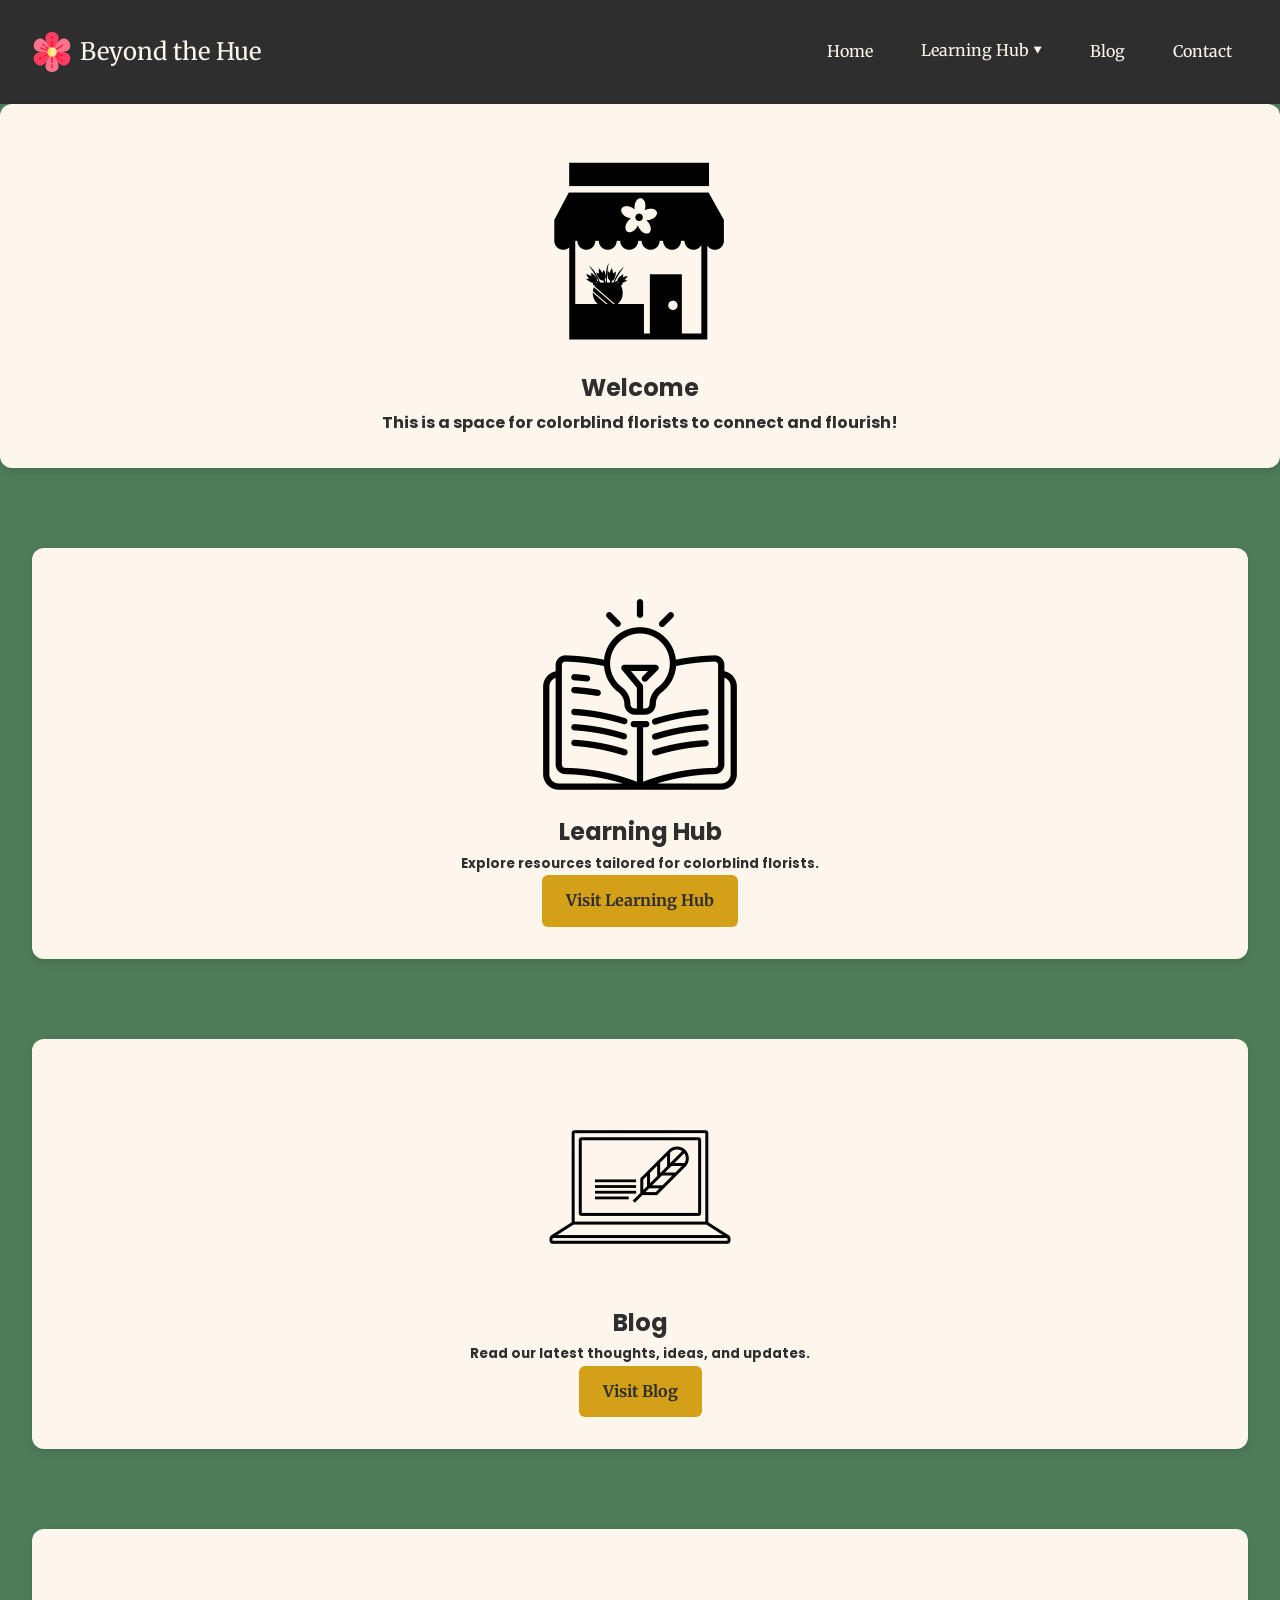
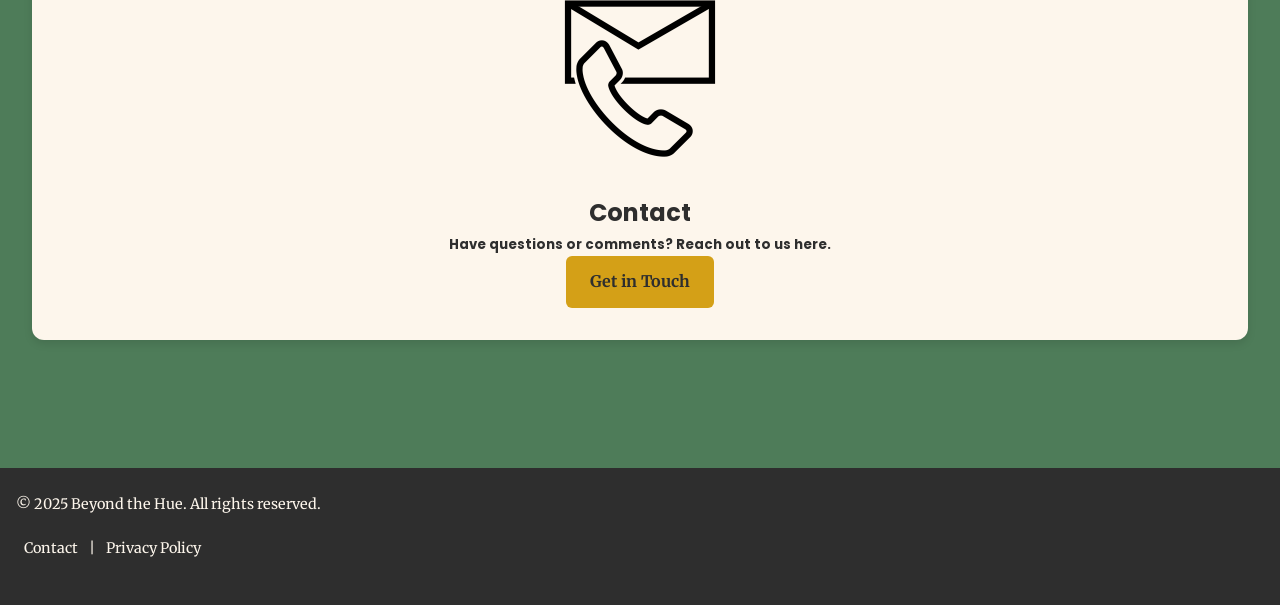
<file: index.html>
<!DOCTYPE html>
<html lang="en">

<head>
    <meta charset="UTF-8" />
    <meta name="viewport" content="width=device-width, initial-scale=1.0" />
    <title>Beyond the Hue</title>
    <link rel="stylesheet" href="style.css">
    <link href="https://fonts.googleapis.com/css2?family=Merriweather&family=Poppins:wght@400;600;700&display=swap" rel="stylesheet">
    <link rel="icon" type="image/png" href="logo.png">
</head>

<body>

    <header>
        <div class="logo">
            <a href="index.html" style="display: flex; align-items: center; gap: 0.5rem; text-decoration: none; color: inherit;">
                <img src="logo.png" alt="Logo" />
                <span>Beyond the Hue</span>
            </a>
        </div>
        <nav class="nav-links" id="navLinks">
            <a href="index.html">Home</a>

            <div class="dropdown">
                <a href="learninghub.html">Learning Hub ▾</a>
                <ul class="dropdown-menu">
                    <li><a href="colortheory.html">Colorblind Color Theory</a></li>
                    <li><a href="artistspotlight.html">Colorblind Artist Spotlight</a></li>
                </ul>
            </div>
            <a href="blog.html">Blog</a>
            <a href="contact.html">Contact</a>
        </nav>
        <div class="menu-toggle" id="menuToggle">
            <span></span>
            <span></span>
            <span></span>
        </div>
    </header>

    <section class="section-preview about-preview">
        <img src="floristicon.png" alt="Florist Icon" class="icon">
        <h2>Welcome</h2>
        <h4>This is a space for colorblind florists to connect and flourish!</h4>
    </section>

    <main class="homepage-sections">
        <section class="section-preview learning-preview">
            <img src="learningicon.png" alt="Learning Icon" class="icon">
            <h2>Learning Hub</h2>
            <h5>Explore resources tailored for colorblind florists.</h5>
            <a href="learninghub.html" class="button-link">Visit Learning Hub</a>
        </section>
        <section class="section-preview blog-preview">
            <img src="blogicon.png" alt="Blog Icon" class="icon">
            <h2>Blog</h2>
            <h5>Read our latest thoughts, ideas, and updates.</h5>
            <a href="blog.html" class="button-link">Visit Blog</a>
        </section>

        <section class="section-preview contact-preview">
            <img src="contacticon.png" alt="Contact Icon" class="icon">
            <h2>Contact</h2>
            <h5>Have questions or comments? Reach out to us here.</h5>
            <a href="contact.html" class="button-link">Get in Touch</a>
        </section>
    </main>

    <footer class="site-footer">
        <div class="footer-content">
            <p>&copy; 2025 Beyond the Hue. All rights reserved.</p>
            <p><a href="contact.html">Contact</a> | <a href="contact.html">Privacy Policy</a></p>
        </div>
    </footer>


    <script src="script.js"></script>
</body>

</html>
</file>
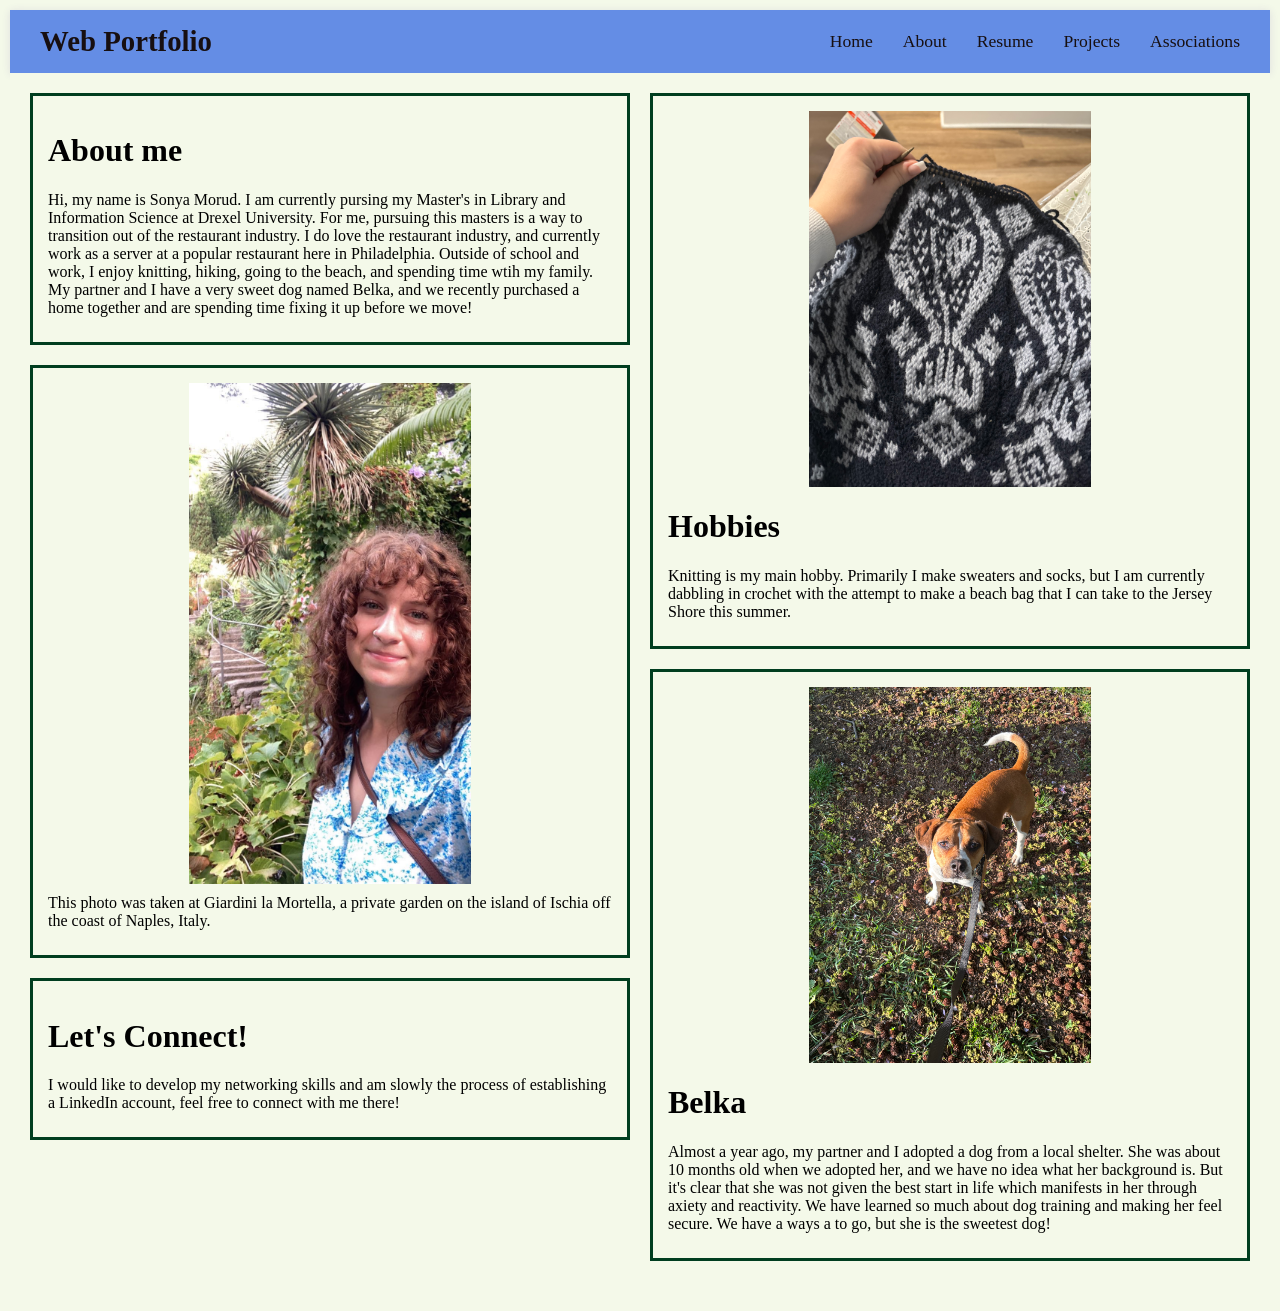
<file: about.html>
<!DOCTYPE html>
<html lang="en">
<head>
    <meta charset="UTF-8">
    <title>Sonya Morud Portfolio</title>
    <link rel="stylesheet" href="styles.css">
</head>
<body>
<header>
    <div class="nav-container">
        <h1 id="nav-title"><a href="#">Web Portfolio</a></h1>
        <nav>
            <ul class="nav-links">
                <li><a href="index.html">Home</a></li>
                <li><a href="about.html">About</a></li>
                <li><a href="resume.html">Resume</a></li>
                <li><a href="projects.html">Projects</a></li>
                <li><a href="associations.html">Associations</a></li>
            </ul>
        </nav>
    </div>
</header>
<div class="masonry-container">
    <div class="masonry-item">
        <h1>About me</h1>
        <p>Hi, my name is Sonya Morud. I am currently pursing my Master's in Library and 
        Information Science at Drexel University. For me, pursuing this masters is a way to transition out 
        of the restaurant industry. I do love the restaurant industry, and currently work as a server at a
        popular restaurant here in Philadelphia. Outside of school and work, I enjoy knitting, hiking, going 
        to the beach, and spending time wtih my family. My partner and I have a very sweet dog named Belka, 
        and we recently purchased a home together and are spending time fixing it up before we move!</p>
    </div>
    <div class="masonry-item"><img src="IMG_1059.jpeg" alt="Chinese Lantern Festival">
    <p>This photo was taken at Giardini la Mortella, a private garden on the island of Ischia
        off the coast of Naples, Italy. 
    </p>
    </div>
    <div class="masonry-item">
        <h1>Let's Connect!</h1>
        <p>I would like to develop my networking skills and am slowly the process of establishing a 
            LinkedIn account, feel free to connect with me there!
        </p>
    </div>
    <div class="masonry-item">
        <img src="IMG_1268.jpeg" alt="Knitting Project">
        <h1>Hobbies</h1>
        <p>Knitting is my main hobby. Primarily I make sweaters and socks, but I am currently dabbling in crochet with 
        the attempt to make a beach bag that I can take to the Jersey Shore this summer. </p>
    </div>
    <div class="masonry-item"><img src="IMG_2186.jpeg" alt="Dog">
        <h1> Belka</h1>
        <p>Almost a year ago, my partner and I adopted a dog from a local shelter. She was about 
        10 months old when we adopted her, and we have no idea what her background is. But it's 
        clear that she was not given the best start in life which manifests in her through 
        axiety and reactivity. We have learned so much about dog training and making her feel secure. 
        We have a ways a to go, but she is the sweetest dog!</p>
    </div>
</div>
</body>
</html>
</file>
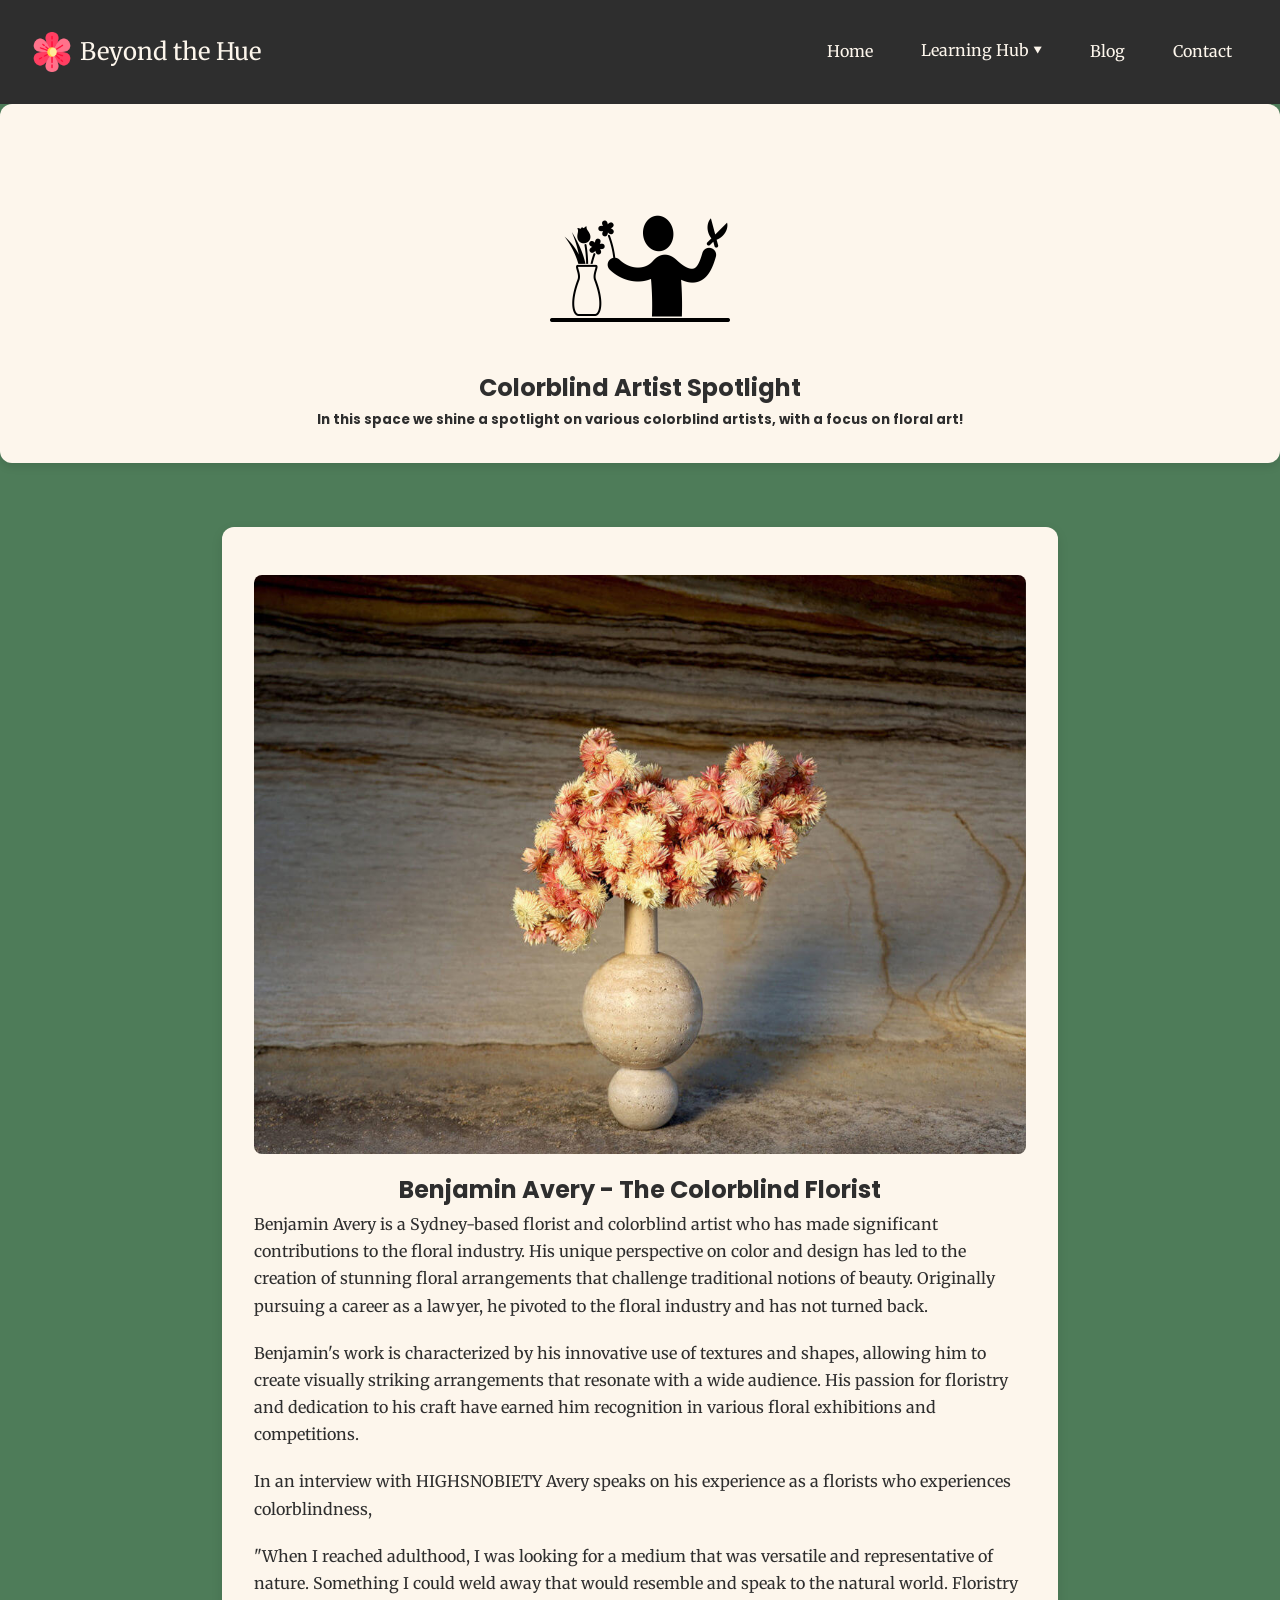
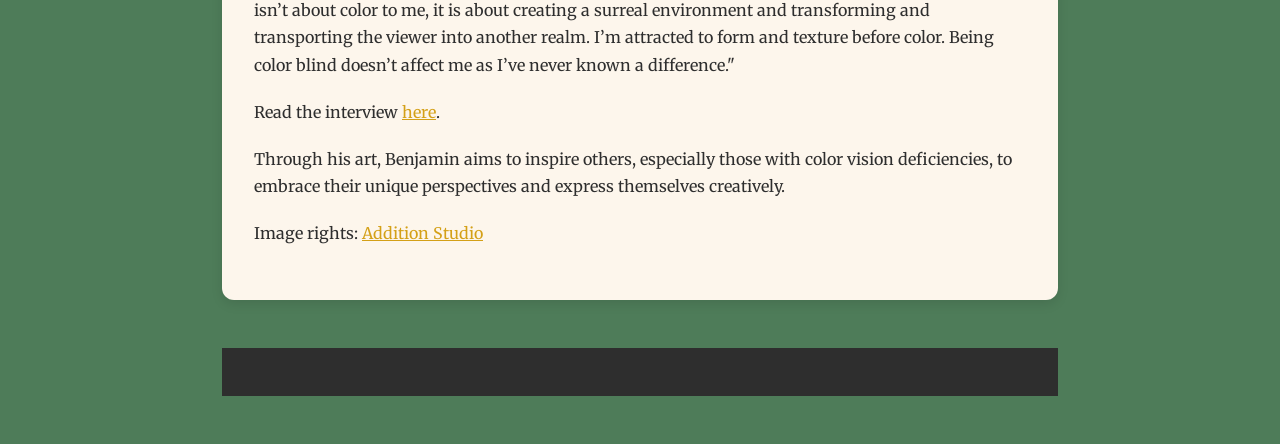
<file: artistspotlight.html>
<!DOCTYPE html>
<html lang="en">

<head>
    <meta charset="UTF-8" />
    <meta name="viewport" content="width=device-width, initial-scale=1.0" />
    <title>Beyond the Hue</title>
    <link rel="stylesheet" href="style.css">
    <link href="https://fonts.googleapis.com/css2?family=Merriweather&family=Poppins:wght@400;600;700&display=swap"
        rel="stylesheet">
    <link rel="icon" type="image/png" href="logo.png">

</head>

<body>

    <header>
        <div class="logo">
            <a href="index.html" style="display: flex; align-items: center; gap: 0.5rem; text-decoration: none; color: inherit;">
                <img src="logo.png" alt="Logo" />
                <span>Beyond the Hue</span>
            </a>
        </div>
        <nav class="nav-links" id="navLinks">
            <a href="index.html">Home</a>

            <div class="dropdown">
                <a href="learninghub.html">Learning Hub ▾</a>
                <ul class="dropdown-menu">

                    <li><a href="colortheory.html">Colorblind Color Theory</a></li>
                    <li><a href="artistspotlight.html">Colorblind Artist Spotlight</a></li>
                </ul>
            </div>
            <a href="blog.html">Blog</a>
            <a href="contact.html">Contact</a>
        </nav>
        <div class="menu-toggle" id="menuToggle">
            <span></span>
            <span></span>
            <span></span>
        </div>
    </header>

    <body>

        <section class="section-preview about-preview">
            <img src="artisticon.png" alt="Florist Icon" class="icon">
            <h2>Colorblind Artist Spotlight</h2>
            <h5>In this space we shine a spotlight on various colorblind artists, with a focus on floral art!</h5>
        </section>

        <main class="container">
            <section>
                <img src="artists.jpg" alt="Floral Arrangement" class="icon">
                <h2>Benjamin Avery - The Colorblind Florist</h2>


                <p>Benjamin Avery is a Sydney-based florist and colorblind artist who has made significant contributions
                    to the floral industry. His unique perspective on color and design has led to the creation of
                    stunning
                    floral arrangements that challenge traditional notions of beauty. Originally pursuing a career as a
                    lawyer,
                    he pivoted to the floral industry and has not turned back.</p>

                <p>Benjamin's work is characterized by his innovative use of textures and shapes, allowing him to create
                    visually striking arrangements that resonate with a wide audience. His passion for floristry and
                    dedication
                    to his craft have earned him recognition in various floral exhibitions and competitions.</p>

                <p>In an interview with HIGHSNOBIETY Avery speaks on his experience as a florists who experiences
                    colorblindness, </p>

                <p>"When I reached adulthood, I was looking for a medium that was versatile and representative of
                    nature.
                    Something I could weld away that would resemble and speak to the natural world. Floristry isn’t
                    about color to me,
                    it is about creating a surreal environment and transforming and transporting the viewer into another
                    realm. I’m attracted
                    to form and texture before color. Being color blind doesn’t affect me as I’ve never known a
                    difference."
                </p>

                <p>Read the interview
                    <a href="https://www.highsnobiety.com/p/benjamin-avery-vicki-lee/" target="_blank">here</a>.
                </p>

                <p>Through his art, Benjamin aims to inspire others, especially those with color vision deficiencies, to
                    embrace their unique perspectives and express themselves creatively.</p>

                <p>Image rights: <a href="https://additionstudio.com/blogs/journal/conversations-with-the-colourblind-florist?srsltid=AfmBOorsRY4JJZG1-u2hET94qAqeXOWLP7Pvbdx_c3W63UWoq-5kof8a" target="_blank">Addition Studio</a></p>

            </section>
    </body>

    <footer class="site-footer">
        <div class="footer-content">
            
        </div>
    </footer>

    <script src="script.js"></script>
</body>

</html>
</file>
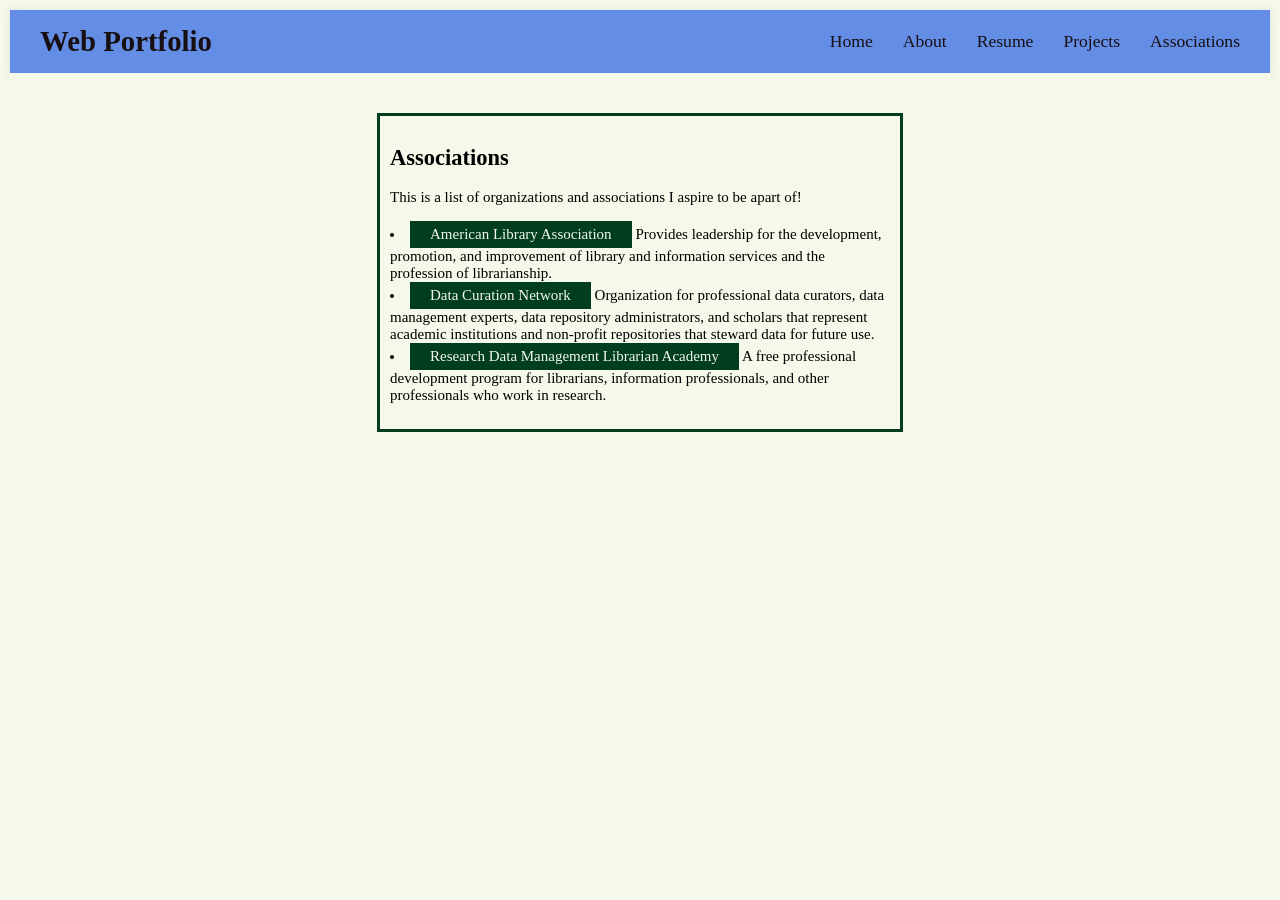
<file: associations.html>
<!DOCTYPE html>
<html lang="en">

<head>
    <meta charset="UTF-8">
    <title>Sonya Morud Portfolio</title>
    <link rel="stylesheet" href="styles.css">
</head>

<body>
    <header>
        <div class="nav-container">
            <h1 id="nav-title"><a href="#">Web Portfolio</a></h1>
            <nav>
                <ul class="nav-links">
                    <li><a href="index.html">Home</a></li>
                    <li><a href="about.html">About</a></li>
                    <li><a href="resume.html">Resume</a></li>
                    <li><a href="projects.html">Projects</a></li>
                    <li><a href="associations.html">Associations</a></li>
                </ul>
            </nav>
        </div>
    </header>
    <div class="flex-container">
        <div>
            <h2>Associations</h2>
            <p>This is a list of organizations and associations I aspire to be apart of!
            <ul></ul>
            <li><a href="ala.org" class="button-link">American Library Association</a> Provides leadership for the development, 
            promotion, and improvement of library and information services and the profession of librarianship.</li>
            <li><a href="datacurationnetwork.org" class="button-link">Data Curation Network</a> Organization for
                professional data
                curators, data management experts, data repository administrators, and scholars that represent academic
                institutions
                and non-profit repositories that steward data for future use.</li>
            <li><a href="rdmla.github.io" class="button-link">Research Data Management Librarian Academy</a> A free
                professional development
                program for librarians, information professionals, and other professionals who work in research.</p>
            </li>
            </ul>
            </p>
        </div>
    </div>
</body>

</html>
</file>
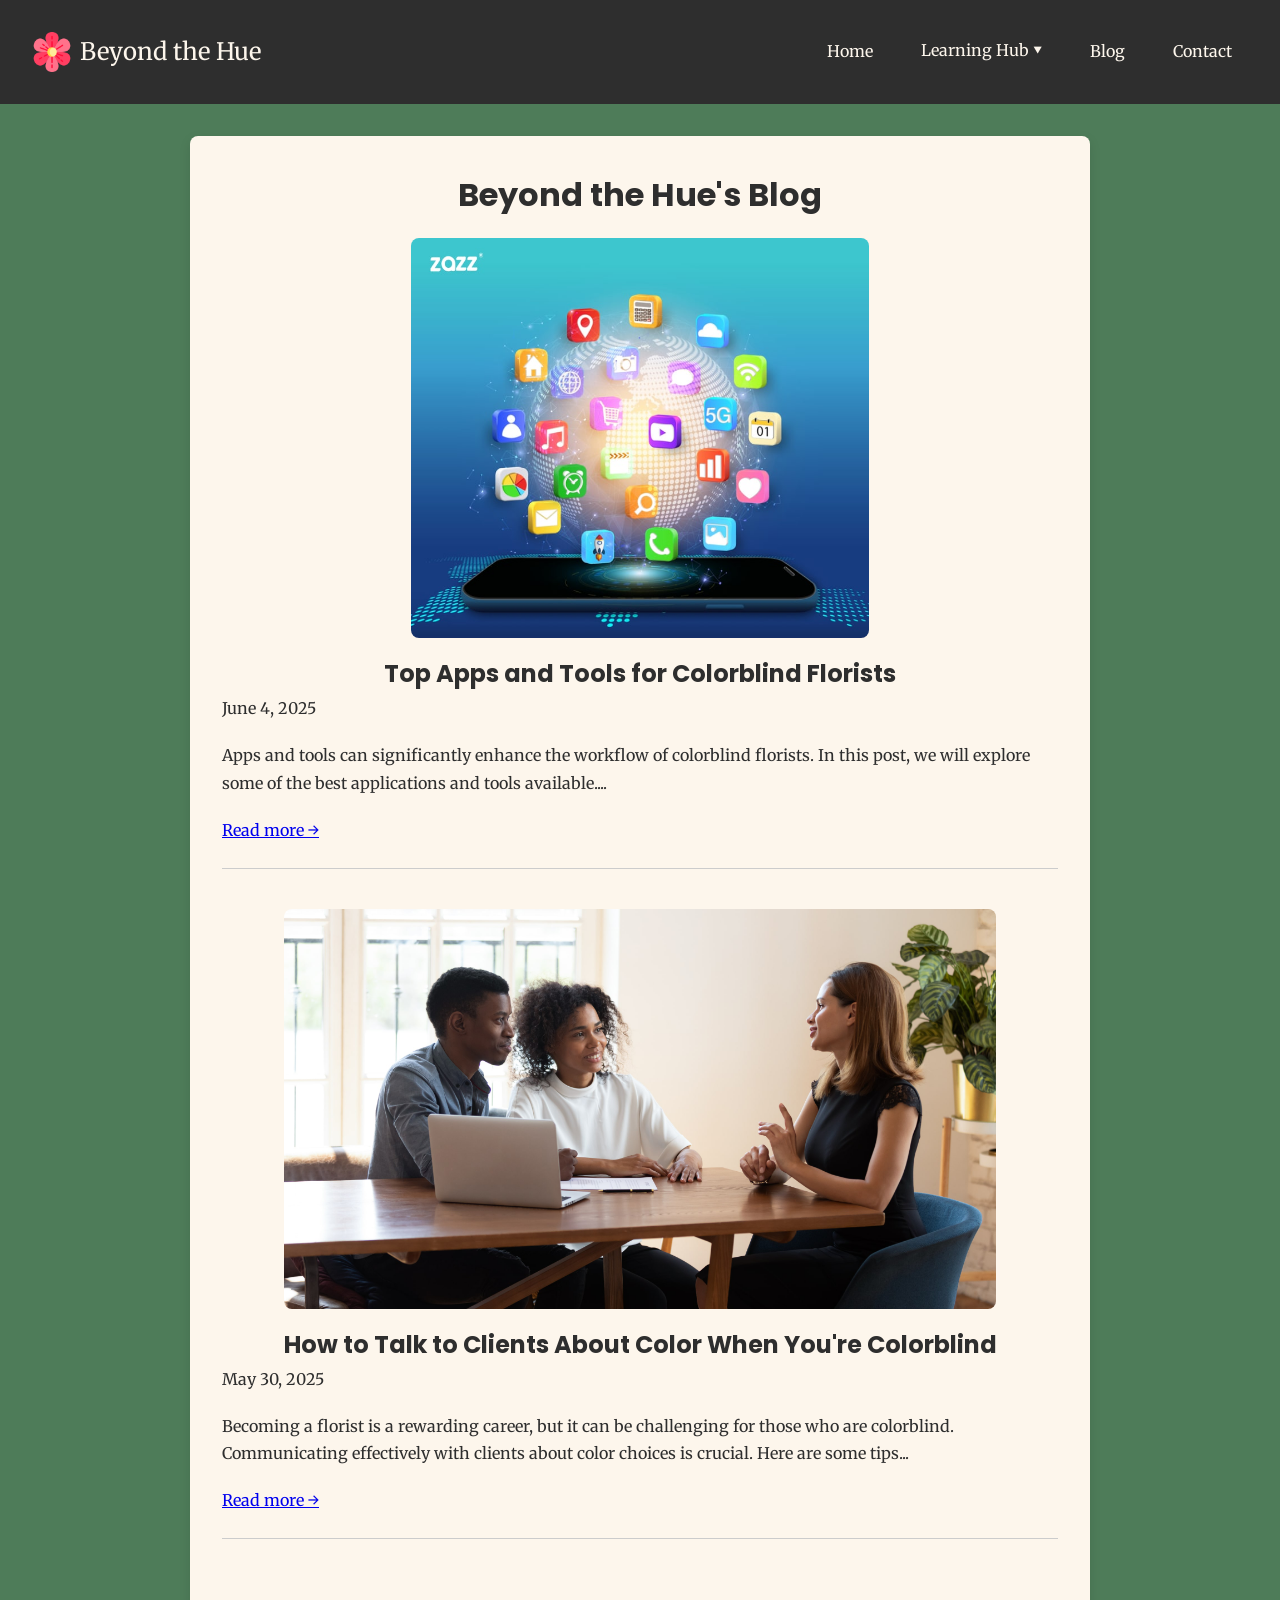
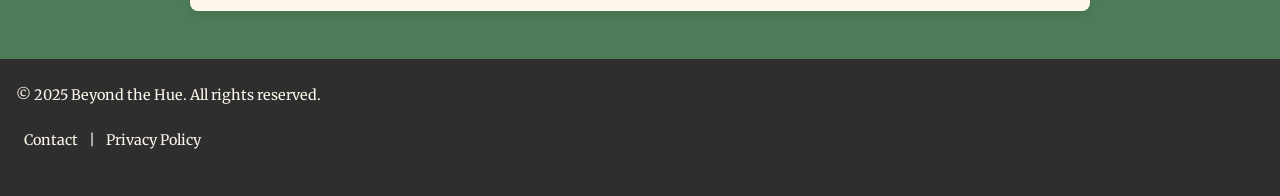
<file: blog.html>
<!DOCTYPE html>
<html lang="en">

<head>
    <meta charset="UTF-8" />
    <meta name="viewport" content="width=device-width, initial-scale=1.0" />
    <title>Beyond the Hue</title>
    <link rel="stylesheet" href="style.css">
    <link href="https://fonts.googleapis.com/css2?family=Merriweather&family=Poppins:wght@400;600;700&display=swap" rel="stylesheet">
    <link rel="icon" type="image/png" href="logo.png">
</head>

<body>

    <header>
        <div class="logo">
            <a href="index.html" style="display: flex; align-items: center; gap: 0.5rem; text-decoration: none; color: inherit;">
                <img src="logo.png" alt="Logo" />
                <span>Beyond the Hue</span>
                
            </a>
        </div>
        <nav class="nav-links" id="navLinks">
            <a href="index.html">Home</a>

            <div class="dropdown">
                <a href="learninghub.html">Learning Hub ▾</a>
                <ul class="dropdown-menu">

                    <li><a href="colortheory.html">Colorblind Color Theory</a></li>
                    <li><a href="artistspotlight.html">Colorblind Artist Spotlight</a></li>
                </ul>
            </div>
            <a href="blog.html">Blog</a>
            <a href="contact.html">Contact</a>
        </nav>
        <div class="menu-toggle" id="menuToggle">
            <span></span>
            <span></span>
            <span></span>
        </div>
    </header>

    
    <main class="blog-container">
        <h1>Beyond the Hue's Blog</h1>

        <article class="blog-post">
            <img src="post1.jpg" alt="Blog Post 1" class="blog-image">
            <h2>Top Apps and Tools for Colorblind Florists</h2>
            <p class="date">June 4, 2025</p>
            <p>Apps and tools can significantly enhance the workflow of colorblind florists. In this post, we will
                explore some of the best applications and tools available....</p>
            <a href="blog1.html">Read more →</a>
        </article>

        <article class="blog-post">
            <img src="post2.jpg" alt="Blog Post 2" class="blog-image">  
            <h2>How to Talk to Clients About Color When You're Colorblind</h2>
            <p class="date">May 30, 2025</p>
            <p>Becoming a florist is a rewarding career, but it can be challenging for those who are colorblind.
                Communicating effectively with clients about color choices is crucial. Here are some tips...</p>
            <a href="blog2.html">Read more →</a>
        </article>
    </main>

        <footer class="site-footer">
        <div class="footer-content">
            <p>&copy; 2025 Beyond the Hue. All rights reserved.</p>
            <p><a href="contact.html">Contact</a> | <a href="contact.html">Privacy Policy</a></p>
        </div>
    </footer>
    
    <script src="script.js"></script>
</body>

</html>
</file>
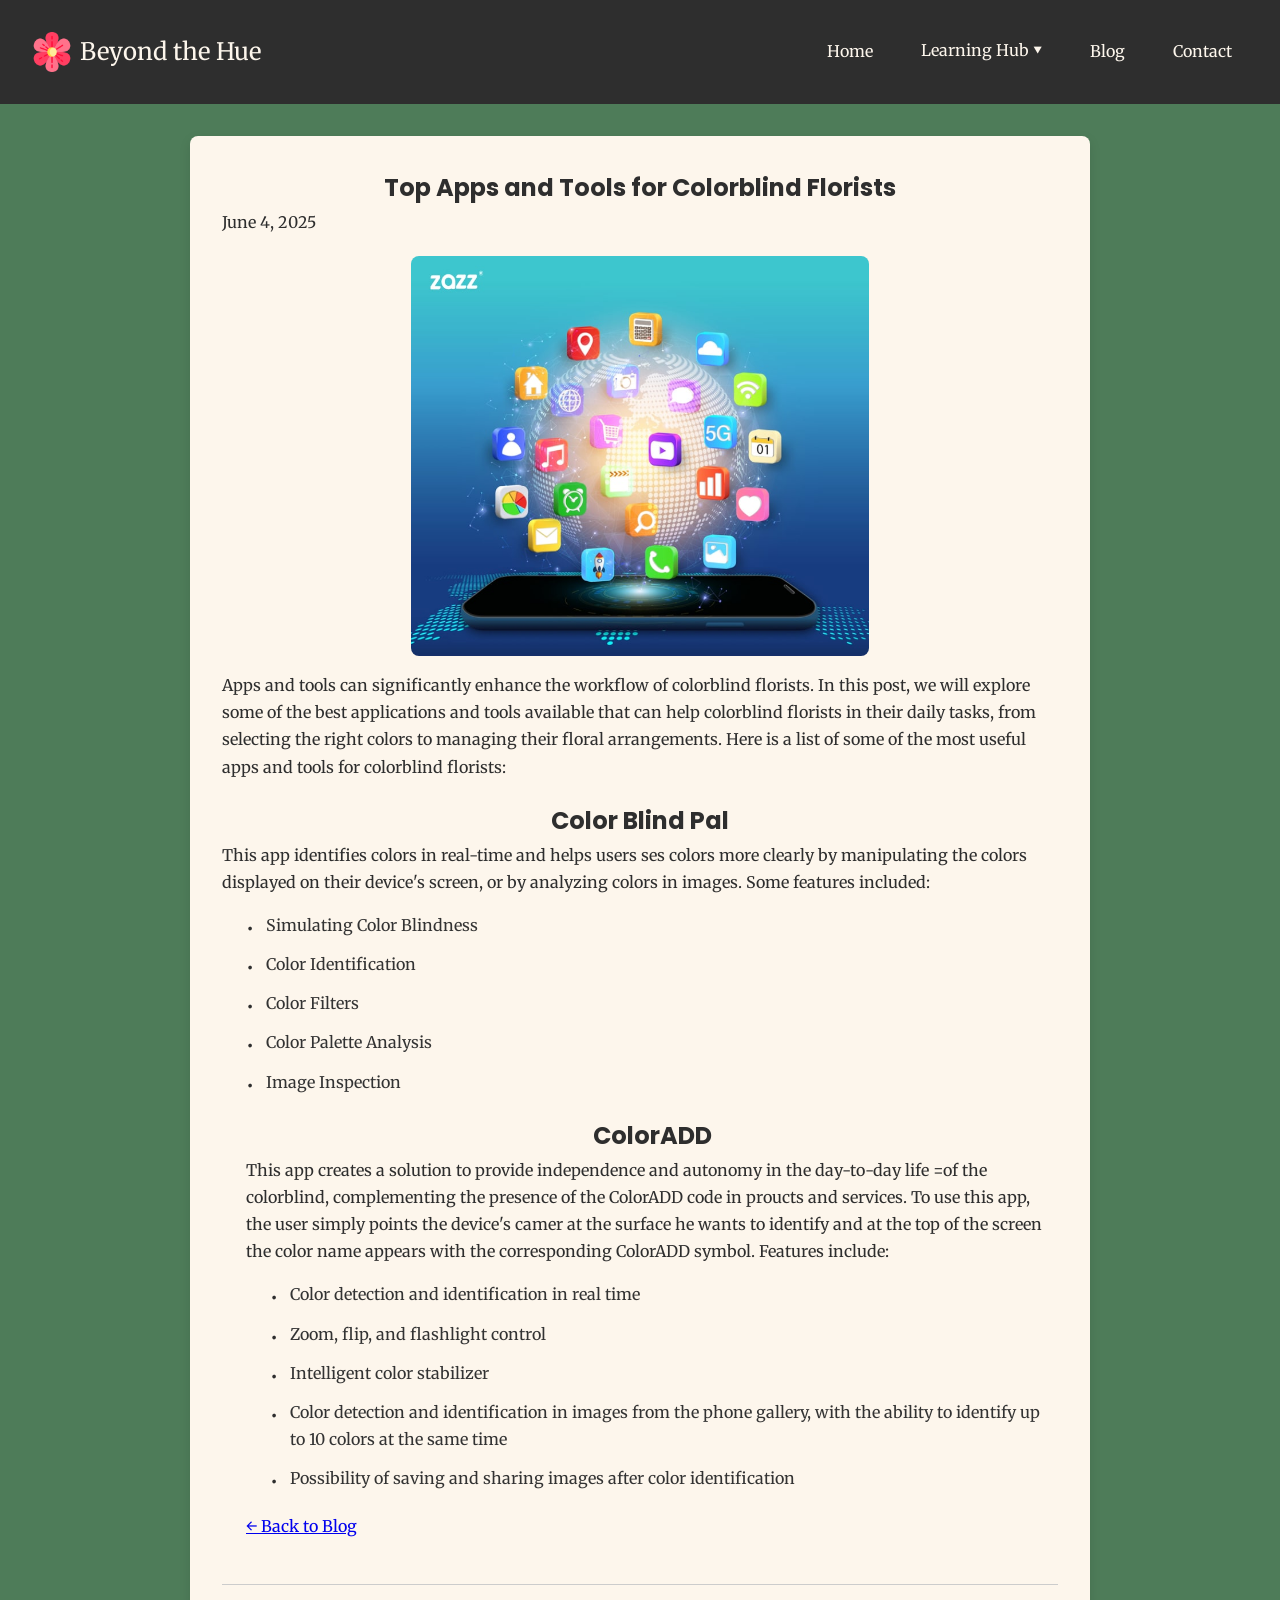
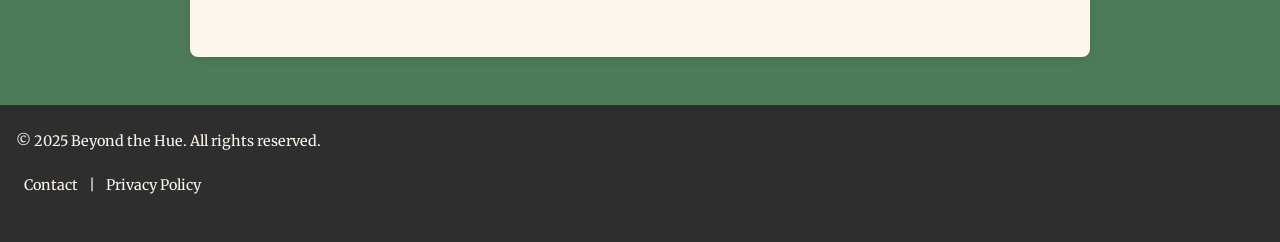
<file: blog1.html>
<!DOCTYPE html>
<html lang="en">

<head>
    <meta charset="UTF-8" />
    <meta name="viewport" content="width=device-width, initial-scale=1.0" />
    <title>Beyond the Hue</title>
    <link rel="stylesheet" href="style.css">
    <link href="https://fonts.googleapis.com/css2?family=Merriweather&family=Poppins:wght@400;600;700&display=swap" rel="stylesheet">
    <link rel="icon" type="image/png" href="logo.png">
</head>

<body>

    <header>
        <div class="logo">
            <a href="index.html" style="display: flex; align-items: center; gap: 0.5rem; text-decoration: none; color: inherit;">
                <img src="logo.png" alt="Logo" />
                <span>Beyond the Hue</span>
            </a>
        </div>
        <nav class="nav-links" id="navLinks">
            <a href="index.html">Home</a>

            <div class="dropdown">
                <a href="learninghub.html">Learning Hub ▾</a>
                <ul class="dropdown-menu">

                    <li><a href="colortheory.html">Colorblind Color Theory</a></li>
                    <li><a href="artistspotlight.html">Colorblind Artist Spotlight</a></li>
                </ul>
            </div>
            <a href="blog.html">Blog</a>
            <a href="contact.html">Contact</a>
        </nav>
        <div class="menu-toggle" id="menuToggle">
            <span></span>
            <span></span>
            <span></span>
        </div>
    </header>
    <main class="blog-container">
        <article class="blog-post">
            <h1>Top Apps and Tools for Colorblind Florists</h1>
            <p class="date">June 4, 2025</p>
            <img src="post1.jpg" alt="Before and After with Colorblind Lense" class="blog-image">
            <p>
                Apps and tools can significantly enhance the workflow of colorblind florists. In this post, we will
                explore some of the best applications and tools available that can help colorblind florists in their
                daily tasks, from selecting the right colors to managing their floral arrangements. Here is a list of
                some of the most useful apps and tools for colorblind florists:
            </p>

            <p>
            <h2> Color Blind Pal </h2>
            This app identifies colors in real-time and helps users ses colors more clearly by manipulating
            the colors displayed on their device's screen, or by analyzing colors in images. Some features
            included:
            <ul>
                <li>Simulating Color Blindness</li>
                <li>Color Identification</li>
                <li>Color Filters</li>
                <li>Color Palette Analysis</li>
                <li>Image Inspection</li>
                </p>

                <p>
                <h2> ColorADD</h2>
                This app creates a solution to provide independence and autonomy in the day-to-day life
                =of the colorblind, complementing the presence of the ColorADD code in proucts and services.
                To use this app, the user simply points the device's camer at the surface he wants to identify
                and at the top of the screen the color name appears with the corresponding ColorADD symbol.
                Features include:
                <ul>
                    <li> Color detection and identification in real time</li>
                    <li> Zoom, flip, and flashlight control</li>
                    <li>Intelligent color stabilizer</li>
                    <li> Color detection and identification in images from the phone gallery, with the ability
                        to identify up to 10 colors at the same time </li>
                    <li>Possibility of saving and sharing images after color identification</li>
                </ul>
                </p>

            <p>

            </p>
                <p><a href="blog.html">← Back to Blog</a></p>
        </article>
    </main>

        <footer class="site-footer">
        <div class="footer-content">
            <p>&copy; 2025 Beyond the Hue. All rights reserved.</p>
            <p><a href="contact.html">Contact</a> | <a href="contact.html">Privacy Policy</a></p>
        </div>
    </footer>
    
    <script src="script.js"></script>
</body>

</html>
</file>
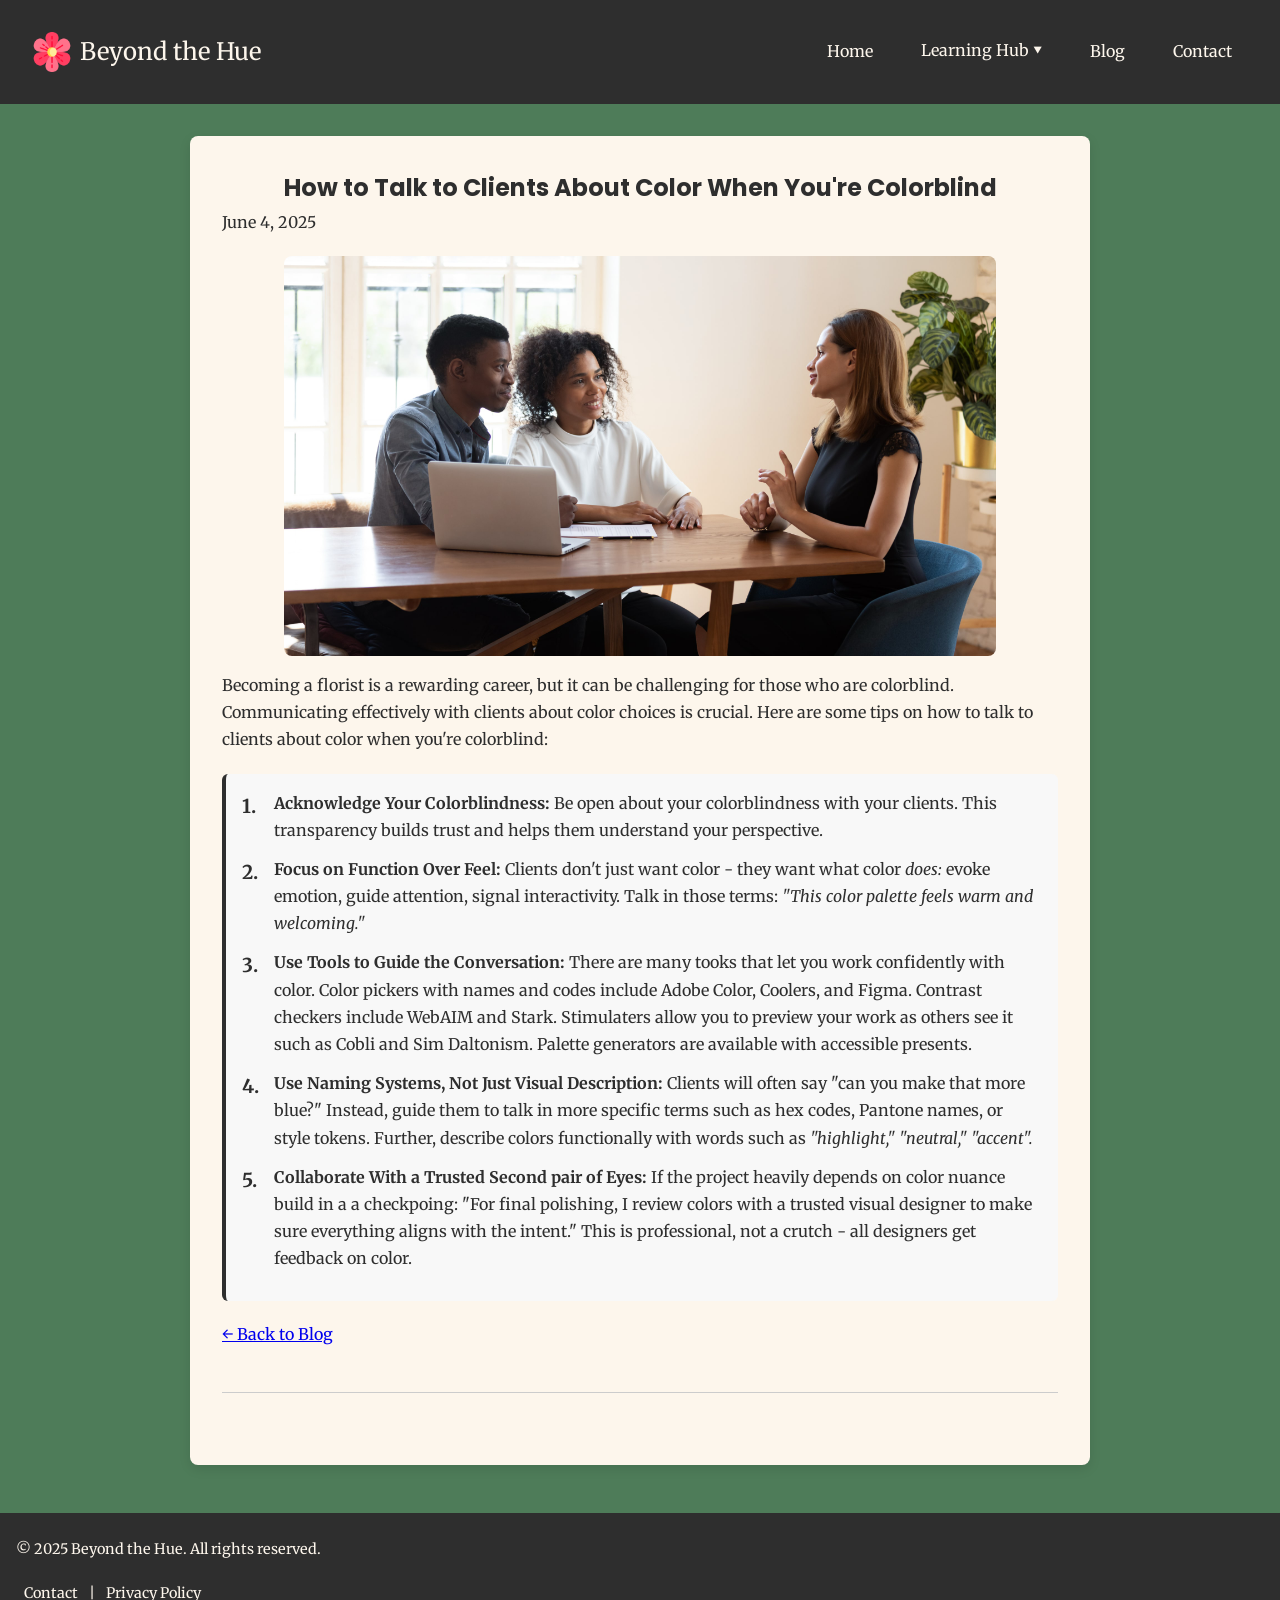
<file: blog2.html>
<!DOCTYPE html>
<html lang="en">

<head>
    <meta charset="UTF-8" />
    <meta name="viewport" content="width=device-width, initial-scale=1.0" />
    <title>Beyond the Hue</title>
    <link rel="stylesheet" href="style.css">
    <link href="https://fonts.googleapis.com/css2?family=Merriweather&family=Poppins:wght@400;600;700&display=swap" rel="stylesheet">
    <link rel="icon" type="image/png" href="logo.png">
</head>

<body>

    <header>
        <div class="logo">
            <a href="index.html" style="display: flex; align-items: center; gap: 0.5rem; text-decoration: none; color: inherit;">
                <img src="logo.png" alt="Logo" />
                <span>Beyond the Hue</span>
            </a>
        </div>
        <nav class="nav-links" id="navLinks">
            <a href="index.html">Home</a>

            <div class="dropdown">
                <a href="learninghub.html">Learning Hub ▾</a>
                <ul class="dropdown-menu">
                    <li><a href="colortheory.html">Colorblind Color Theory</a></li>
                    <li><a href="artistspotlight.html">Colorblind Artist Spotlight</a></li>
                </ul>
            </div>
            <a href="blog.html">Blog</a>
            <a href="contact.html">Contact</a>
        </nav>
        <div class="menu-toggle" id="menuToggle">
            <span></span>
            <span></span>
            <span></span>
        </div>
    </header>
    <main class="blog-container">
        <article class="blog-post">
            <h1>How to Talk to Clients About Color When You're Colorblind</h1>
            <p class="date">June 4, 2025</p>
            <img src="post2.jpg" alt="Discussion with Clients" class="blog-image">
            <p>
                Becoming a florist is a rewarding career, but it can be challenging for those who are colorblind.
                Communicating effectively with clients about color choices is crucial. Here are some tips on how to talk
                to
                clients about color when you're colorblind:
            <ol>
                <li><strong>Acknowledge Your Colorblindness:</strong> Be open about your colorblindness with your
                    clients. This transparency builds trust and helps them understand your perspective.</li>
                <li><strong>Focus on Function Over Feel:</strong> Clients don't just want color - they want what
                    color <em>does:</em> evoke emotion, guide attention, signal interactivity. Talk in those terms:
                    <em>"This color palette feels warm and welcoming."</em>
                </li>
                <li><strong>Use Tools to Guide the Conversation:</strong> There are many tooks that let you work
                    confidently
                    with color. Color pickers with names and codes include Adobe Color, Coolers, and Figma. Contrast
                    checkers
                    include WebAIM and Stark. Stimulaters allow you to preview your work as others see it such as Cobli
                    and Sim Daltonism.
                    Palette generators are available with accessible presents.</li>
                <li><strong>Use Naming Systems, Not Just Visual Description:</strong> Clients will often say "can you
                    make
                    that more blue?" Instead, guide them to talk in more specific terms such as hex codes, Pantone
                    names, or style tokens.
                    Further, describe colors functionally with words such as <em>"highlight," "neutral," "accent".</em>
                </li>
                <li><strong>Collaborate With a Trusted Second pair of Eyes:</strong> If the project heavily depends on
                    color nuance build in a a checkpoing: "For final polishing, I review colors with a trusted visual
                    designer to make
                    sure everything aligns with the intent." This is professional, not a crutch - all designers get
                    feedback on color.</li>


            </ol>

            </p>
            <p><a href="blog.html">← Back to Blog</a></p>
        </article>
    </main>

        <footer class="site-footer">
        <div class="footer-content">
            <p>&copy; 2025 Beyond the Hue. All rights reserved.</p>
            <p><a href="contact.html">Contact</a> | <a href="contact.html">Privacy Policy</a></p>
        </div>
    </footer>
    
    <script src="script.js"></script>
</body>

</html>
</file>
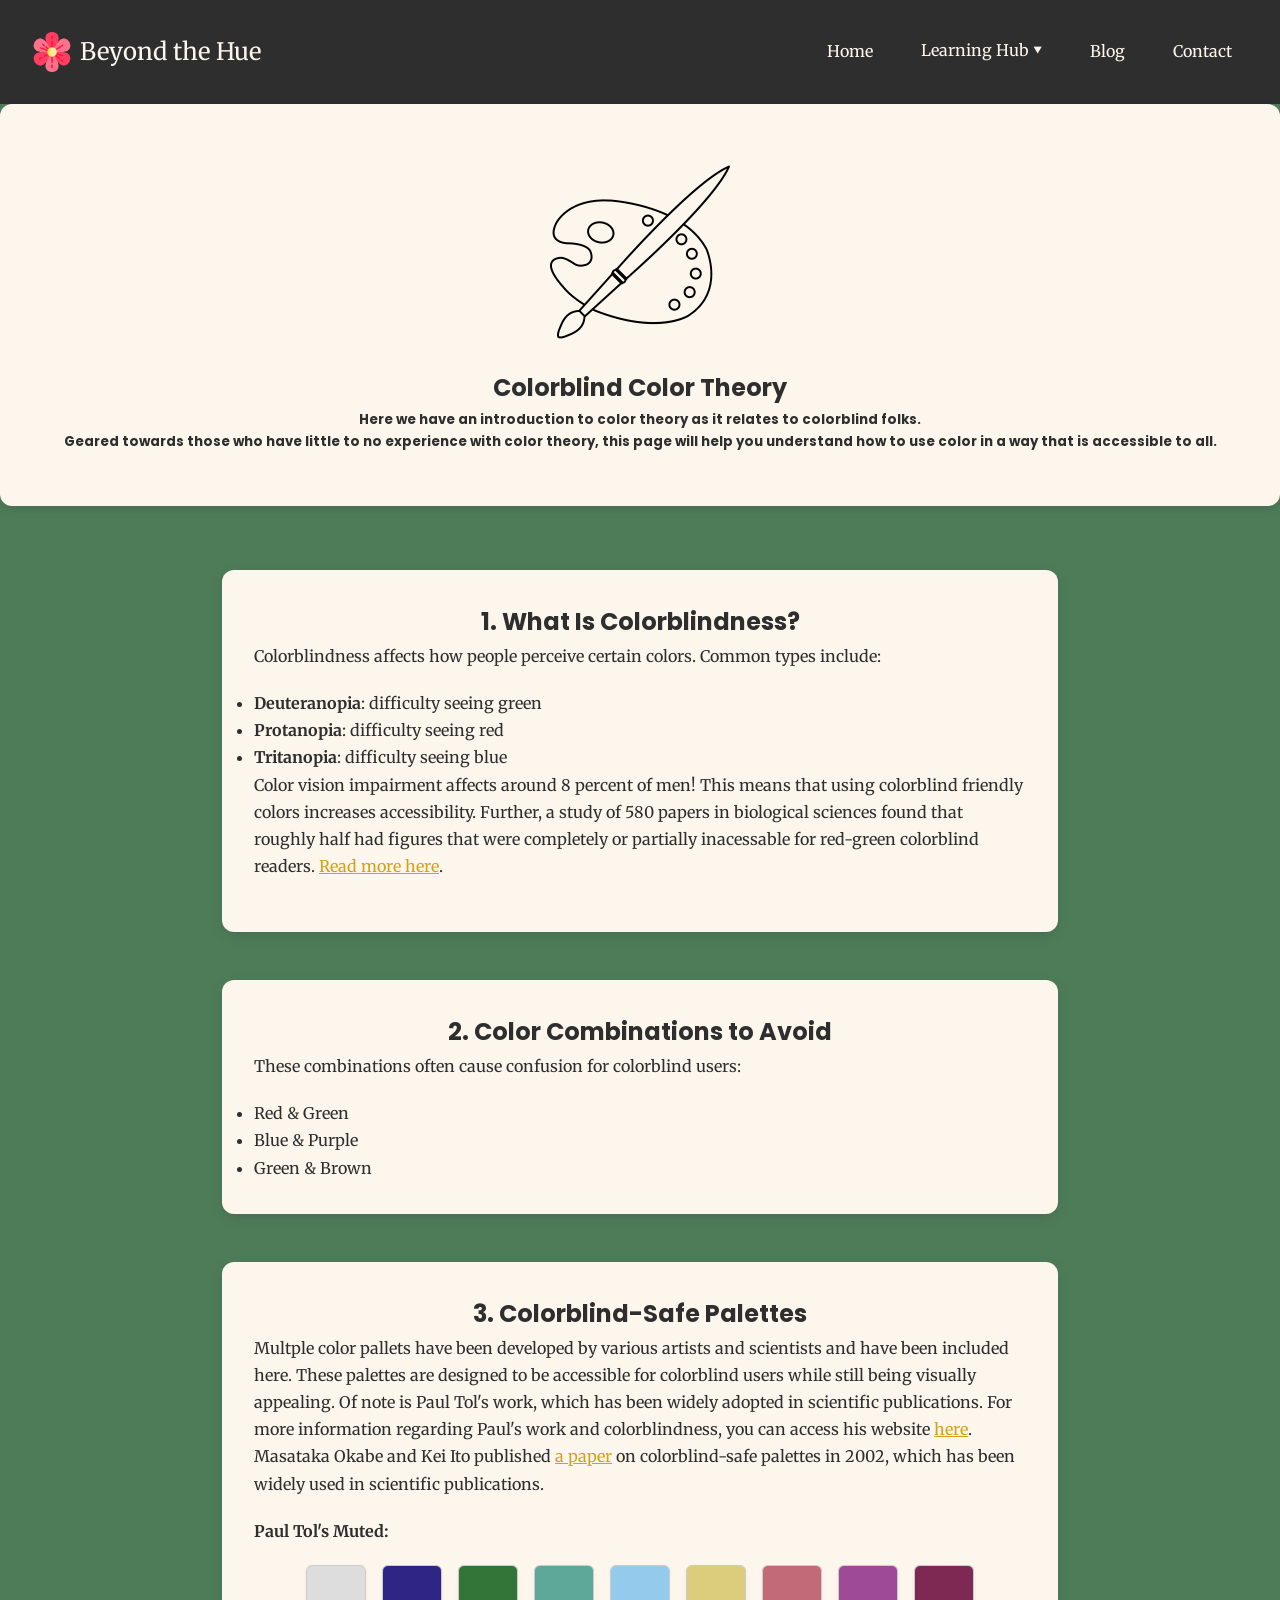
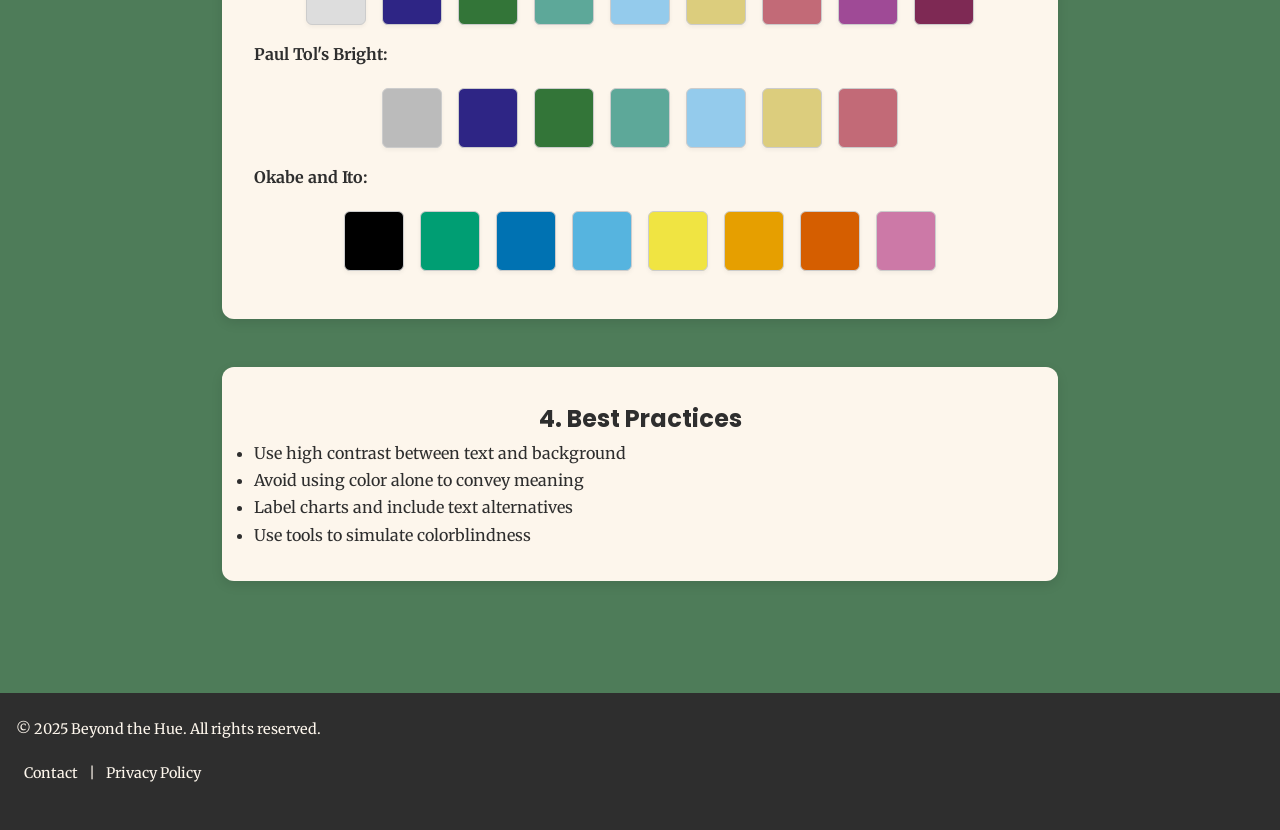
<file: colortheory.html>
<!DOCTYPE html>
<html lang="en">

<head>
    <meta charset="UTF-8" />
    <meta name="viewport" content="width=device-width, initial-scale=1.0" />
    <title>Beyond the Hue</title>
    <link rel="stylesheet" href="style.css">
    <link href="https://fonts.googleapis.com/css2?family=Merriweather&family=Poppins:wght@400;600;700&display=swap"
        rel="stylesheet">
    <link rel="icon" type="image/png" href="logo.png">
</head>

<body>

    <header>
        <div class="logo">
            <a href="index.html" style="display: flex; align-items: center; gap: 0.5rem; text-decoration: none; color: inherit;">
                <img src="logo.png" alt="Logo" />
                <span>Beyond the Hue</span>
            </a>
        </div>
        <nav class="nav-links" id="navLinks">
            <a href="index.html">Home</a>

            <div class="dropdown">
                <a href="learninghub.html">Learning Hub ▾</a>
                <ul class="dropdown-menu">

                    <li><a href="colortheory.html">Colorblind Color Theory</a></li>
                    <li><a href="artistspotlight.html">Colorblind Artist Spotlight</a></li>
                </ul>
            </div>
            <a href="blog.html">Blog</a>
            <a href="contact.html">Contact</a>
        </nav>
        <div class="menu-toggle" id="menuToggle">
            <span></span>
            <span></span>
            <span></span>
        </div>
    </header>

    <body>
        <section class="section-preview about-preview">
            <img src="palette.png" alt="Florist Icon" class="icon">
            <h2>Colorblind Color Theory</h2>
            <h5>Here we have an introduction to color theory as it relates to colorblind folks. </h5>
                <h5>Geared towards those who have little to no experience with color theory, this page will help you understand how to use color in a way that is accessible to all.</p>
            </h5>
        </section>

        <main class="container">
            <section>
                <h2>1. What Is Colorblindness?</h2>
                <p>Colorblindness affects how people perceive certain colors. Common types include:</p>
                <ul>
                    <li><strong>Deuteranopia</strong>: difficulty seeing green</li>
                    <li><strong>Protanopia</strong>: difficulty seeing red</li>
                    <li><strong>Tritanopia</strong>: difficulty seeing blue</li>
                </ul>

                <p>Color vision impairment affects around 8 percent of men! This means that using colorblind friendly
                    colors increases
                    accessibility. Further, a study of 580 papers in biological sciences found that roughly half had
                    figures that were
                    completely or partially inacessable for red-green colorblind readers.
                    <a href="https://www.ncbi.nlm.nih.gov/pmc/articles/PMC7121960/" target="_blank">Read more here</a>.
                </p>
            </section>

            <section>
                <h2>2. Color Combinations to Avoid</h2>
                <p>These combinations often cause confusion for colorblind users:</p>
                <ul>
                    <li>Red & Green</li>
                    <li>Blue & Purple</li>
                    <li>Green & Brown</li>
                </ul>
            </section>

            <section>
                <h2>3. Colorblind-Safe Palettes</h2>
                <p>Multple color pallets have been developed by various artists and scientists and have been included
                    here.
                    These palettes are designed to be accessible for colorblind users while still being visually
                    appealing.
                    Of note is Paul Tol's work, which has been widely adopted in scientific publications. For more
                    information regarding
                    Paul's work and colorblindness, you can access his website
                    <a href="https://sronpersonalpages.nl/~pault/" target="_blank">here</a>. Masataka Okabe and Kei Ito
                    published <a href="https://jfly.uni-koeln.de/color/#pallettes"
                        target="_blank">a paper</a> on colorblind-safe palettes in 2002, which has been widely used in
                    scientific publications. 
                </p>
                <p><strong> Paul Tol's Muted:</strong></p>
                <div class="palette">
                    <div class="color-box" style="background-color: rgb(221, 221, 221);"></div>
                    <div class="color-box" style="background-color: rgb(046, 037, 133);"></div>
                    <div class="color-box" style="background-color:rgb(051, 117, 056);"></div>
                    <div class="color-box" style="background-color: rgb(093, 168, 153);"></div>
                    <div class="color-box" style="background-color: rgb(148, 203, 236);"></div>
                    <div class="color-box" style="background-color: rgb(220, 205, 125);"></div>
                    <div class="color-box" style="background-color: rgb(194, 106, 119);"></div>
                    <div class="color-box" style="background-color: rgb(159, 074, 150);"></div>
                    <div class="color-box" style="background-color: rgb(126, 041, 084);"></div>
                </div>

                <p><strong>Paul Tol's Bright:</strong></p>
                <div class="palette">
                    <div class="color-box" style="background-color: rgb(187, 187, 187);"></div>
                    <div class="color-box" style="background-color: rgb(046, 037, 133);"></div>
                    <div class="color-box" style="background-color: rgb(051, 117, 056);"></div>
                    <div class="color-box" style="background-color: rgb(093, 168, 153);"></div>
                    <div class="color-box" style="background-color: rgb(148, 203, 236);"></div>
                    <div class="color-box" style="background-color: rgb(220, 205, 125);"></div>
                    <div class="color-box" style="background-color: rgb(194, 106, 119);"></div>
                </div>

                <p><strong>Okabe and Ito:</strong></p>
                <div class="palette">
                    <div class="color-box" style="background-color: rgb(000, 000, 000);"></div>
                    <div class="color-box" style="background-color: rgb(000, 158, 115);"></div>
                    <div class="color-box" style="background-color: rgb(000, 114, 178);"></div>
                    <div class="color-box" style="background-color: rgb(086, 180, 223);"></div>
                    <div class="color-box" style="background-color: rgb(240, 228, 066);"></div>
                    <div class="color-box" style="background-color: rgb(230, 159, 000);"></div>
                    <div class="color-box" style="background-color: rgb(213, 094, 000);"></div>
                    <div class="color-box" style="background-color: rgb(204, 121, 167);"></div>
                </div>


            </section>

            <section>
                <h2>4. Best Practices</h2>
                <ul>
                    <li>Use high contrast between text and background</li>
                    <li>Avoid using color alone to convey meaning</li>
                    <li>Label charts and include text alternatives</li>
                    <li>Use tools to simulate colorblindness</li>
                </ul>
            </section>

        </main>


        <footer class="site-footer">
            <div class="footer-content">
                <p>&copy; 2025 Beyond the Hue. All rights reserved.</p>
                <p><a href="/contact.html">Contact</a> | <a href="/contact.html">Privacy Policy</a></p>
            </div>
        </footer>

        <script src="script.js"></script>
    </body>

</html>
</file>
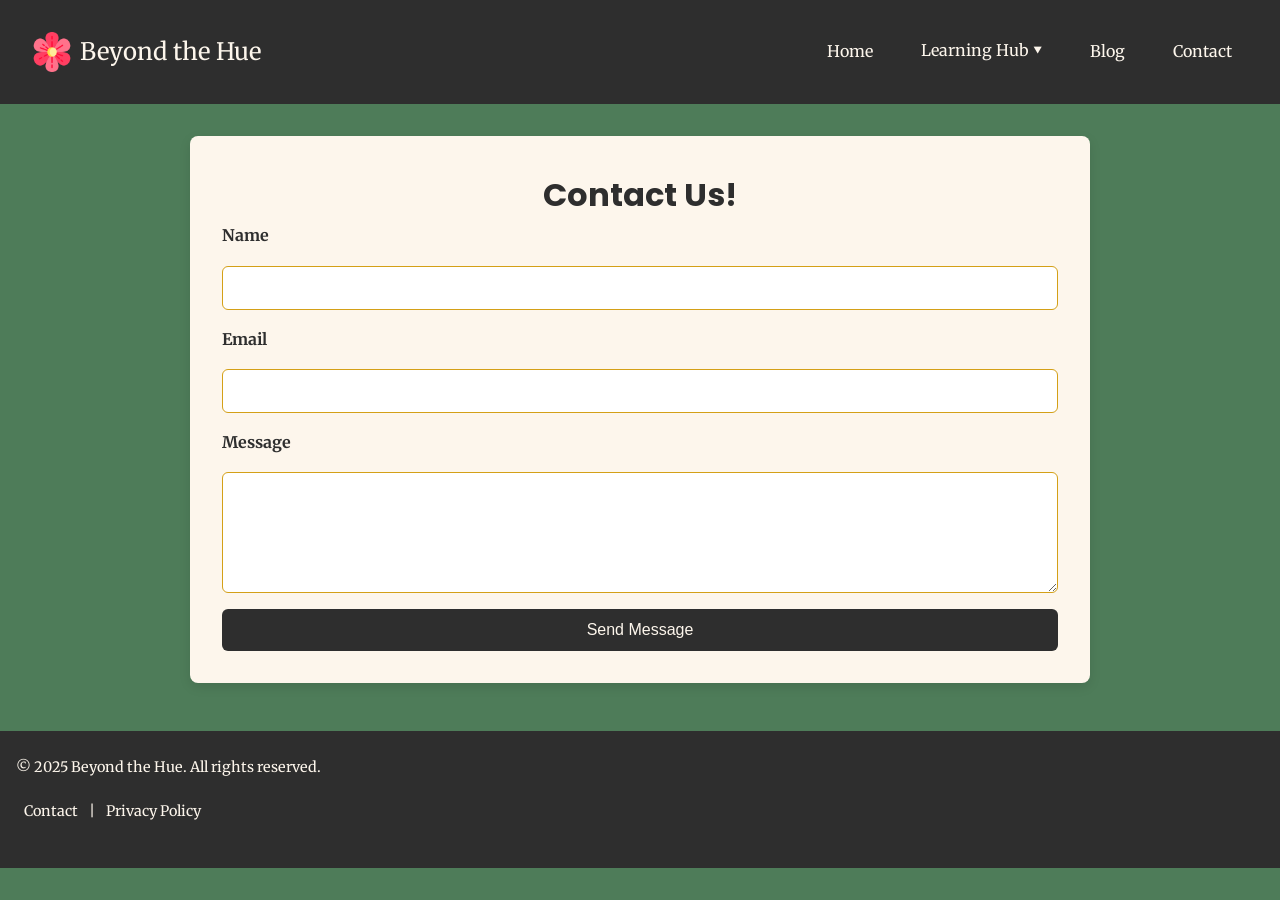
<file: contact.html>
<!DOCTYPE html>
<html lang="en">

<head>
    <meta charset="UTF-8" />
    <meta name="viewport" content="width=device-width, initial-scale=1.0" />
    <title>Beyond the Hue</title>
    <link rel="stylesheet" href="style.css">
    <link href="https://fonts.googleapis.com/css2?family=Merriweather&family=Poppins:wght@400;600;700&display=swap" rel="stylesheet">
    <link rel="icon" type="image/png" href="logo.png">
</head>

<body>

    <header>
        <div class="logo">
            <a href="index.html" style="display: flex; align-items: center; gap: 0.5rem; text-decoration: none; color: inherit;">
                <img src="logo.png" alt="Logo" />
                <span>Beyond the Hue</span>
            </a>
        </div>
        <nav class="nav-links" id="navLinks">
            <a href="index.html">Home</a>

            <div class="dropdown">
                <a href="learninghub.html">Learning Hub ▾</a>
                <ul class="dropdown-menu">

                    <li><a href="colortheory.html">Colorblind Color Theory</a></li>
                    <li><a href="artistspotlight.html">Colorblind Artist Spotlight</a></li>
                </ul>
            </div>
            <a href="blog.html">Blog</a>
            <a href="contact.html">Contact</a>
        </nav>
        <div class="menu-toggle" id="menuToggle">
            <span></span>
            <span></span>
            <span></span>
        </div>
    </header>

    <main class="contact-container">
        <h1>Contact Us!</h1>

        <form id="contactForm" class="contact-form" action="https://formspree.io/f/yourFormID" method="POST">
            <label for="name">Name</label>
            <input type="text" id="name" name="name" required>

            <label for="email">Email</label>
            <input type="email" id="email" name="email" required>

            <label for="message">Message</label>
            <textarea id="message" name="message" rows="5" required></textarea>

            <button type="submit">Send Message</button>

            <p id="formSuccess" class="form-success">Thanks! Your message has been sent. 😊</p>
        </form>
    </main>

        <footer class="site-footer">
        <div class="footer-content">
            <p>&copy; 2025 Beyond the Hue. All rights reserved.</p>
            <p><a href="contact.html">Contact</a> | <a href="contact.html">Privacy Policy</a></p>
        </div>
    </footer>

    <script src="script.js"></script>
</body>

</html>
</file>
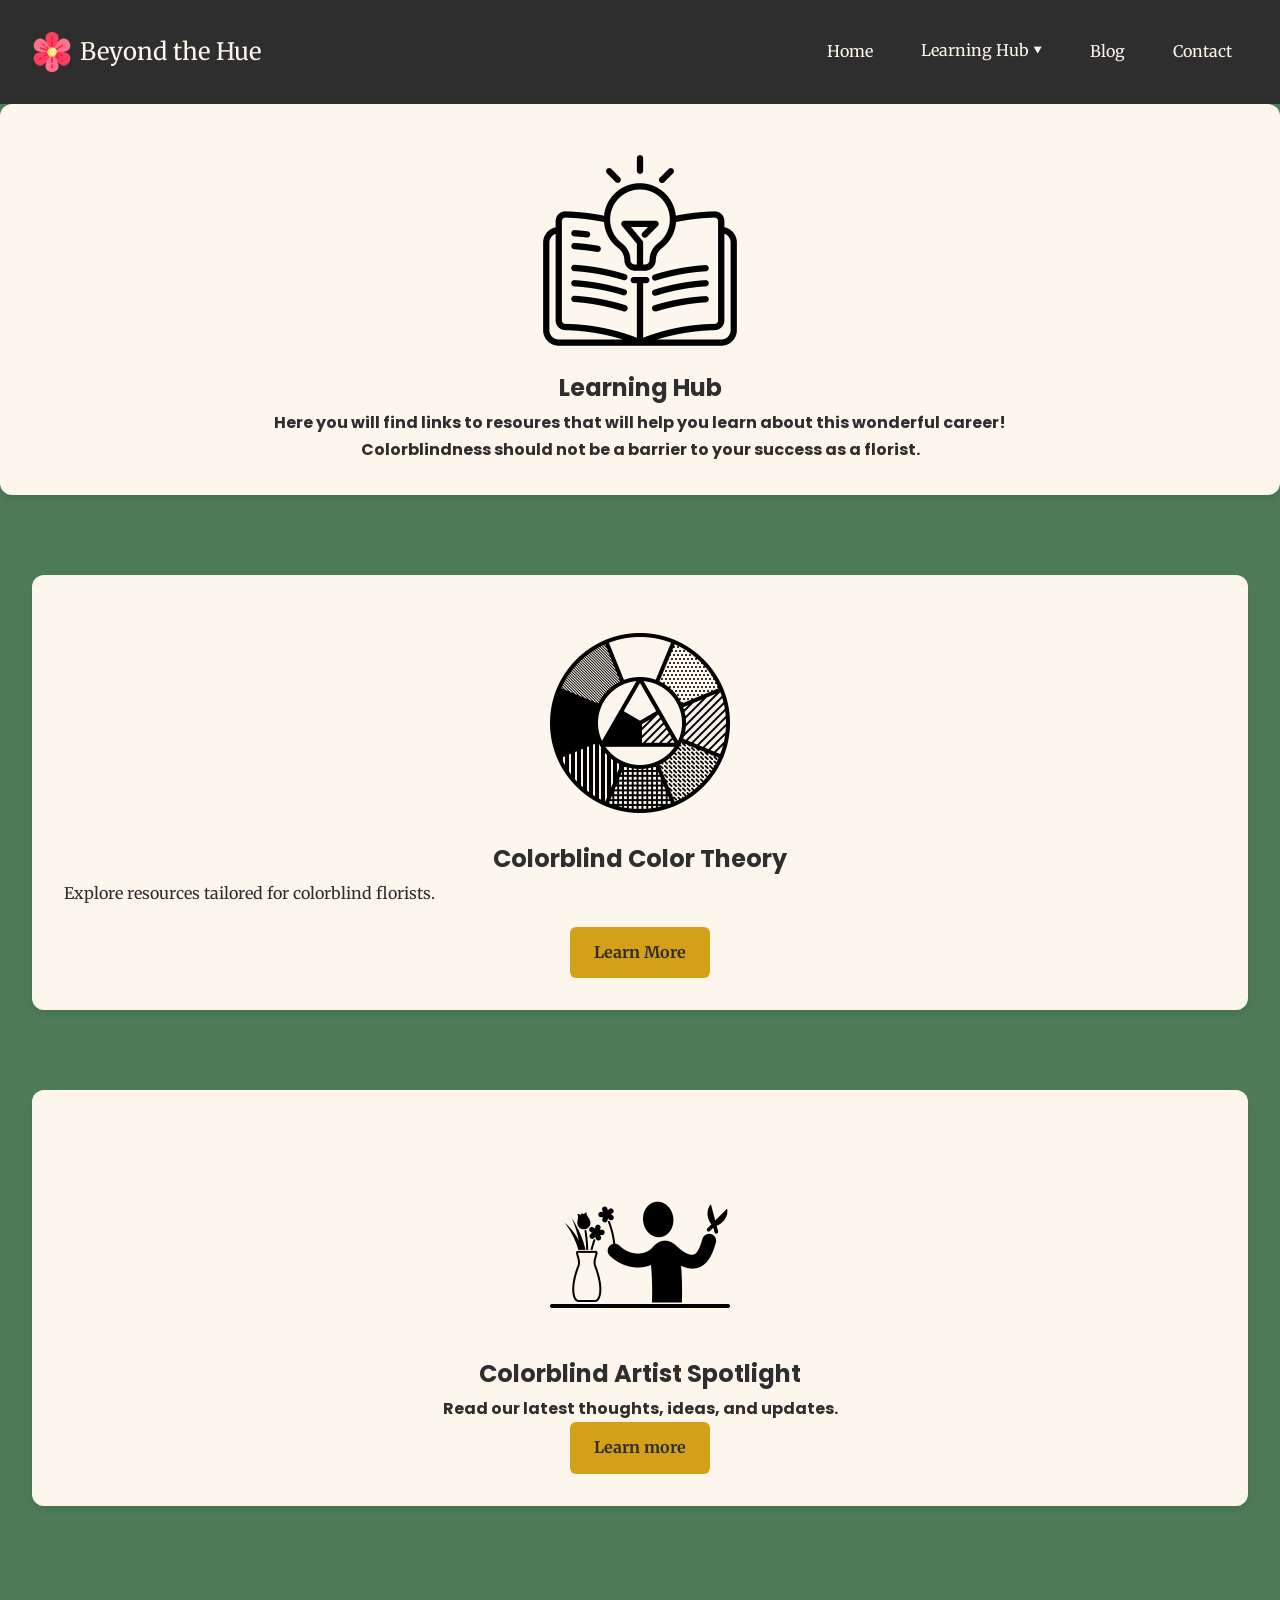
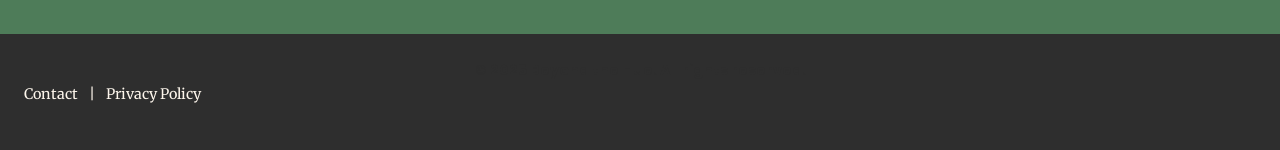
<file: learninghub.html>
<!DOCTYPE html>
<html lang="en">

<head>
    <meta charset="UTF-8" />
    <meta name="viewport" content="width=device-width, initial-scale=1.0" />
    <title>Beyond the Hue</title>
    <link rel="stylesheet" href="style.css">
    <link href="https://fonts.googleapis.com/css2?family=Merriweather&family=Poppins:wght@400;600;700&display=swap" rel="stylesheet">
    <link rel="icon" type="image/png" href="logo.png">
</head>

<body>

    <header>
        <div class="logo">
            <a href="index.html" style="display: flex; align-items: center; gap: 0.5rem; text-decoration: none; color: inherit;">
                <img src="logo.png" alt="Logo" />
                <span>Beyond the Hue</span>
            </a>
        </div>
        <nav class="nav-links" id="navLinks">
            <a href="index.html">Home</a>

            <div class="dropdown">
                <a href="learninghub.html">Learning Hub ▾</a>
                <ul class="dropdown-menu">
                    <li><a href="colortheory.html">Colorblind Color Theory</a></li>
                    <li><a href="artistspotlight.html">Colorblind Artist Spotlight</a></li>
                </ul>
            </div>
            <a href="blog.html">Blog</a>
            <a href="contact.html">Contact</a>
        </nav>
        <div class="menu-toggle" id="menuToggle">
            <span></span>
            <span></span>
            <span></span>
        </div>
    </header>

    <section class="section-preview about-preview">
        <img src="learningicon.png" alt="Learning Icon" class="icon">
        <h2>Learning Hub</h2>
        <h4>Here you will find links to resoures that will help you learn about this wonderful career!</h4>
        <h4>Colorblindness 
            should not be a barrier to your success as a florist.
        </h4>
    </section>

    <main class="homepage-sections">
        <section class="section-preview learning-preview">
            <img src="colorwheelicon.png".png" alt="Color Wheel Icon" class="icon">
            <h2>Colorblind Color Theory</h2>
            <p>Explore resources tailored for colorblind florists.</p>
            <a href="colortheory.html" class="button-link">Learn More</a>
        </section>
        <section class="section-preview blog-preview">
            <img src="artisticon.png" alt="Artist Icon" class="icon">
            <h2>Colorblind Artist Spotlight</h2>
            <h4>Read our latest thoughts, ideas, and updates.</h4>
            <a href="artistspotlight.html" class="button-link">Learn more</a>
        </section>

    </main>

    <footer class="site-footer">
        <div class="footer-content">
            <h4>&copy; 2025 Beyond the Hue. All rights reserved.</h4>
            <p><a href="contact.html">Contact</a> | <a href="contact.html">Privacy Policy</a></p>
        </div>
    </footer>


    <script src="script.js"></script>
</body>

</html>
</file>
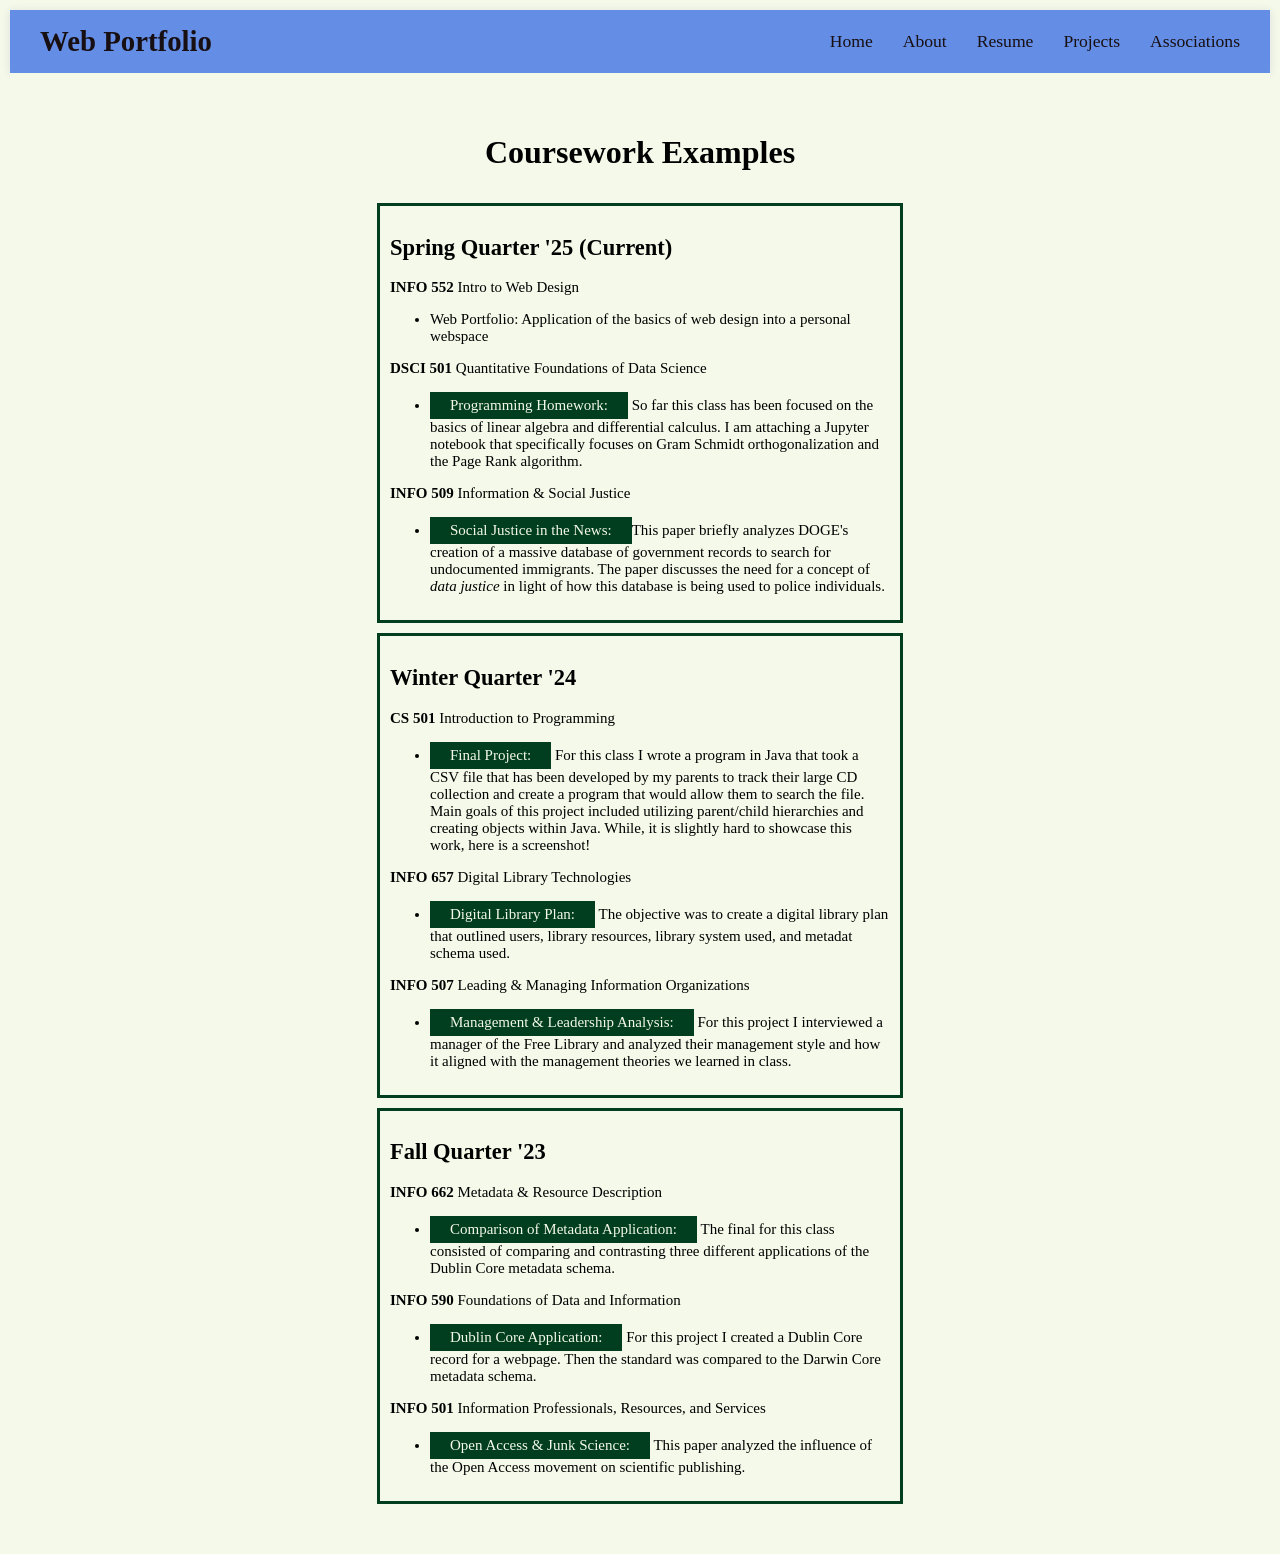
<file: projects.html>
<!DOCTYPE html>
<html lang="en">

<head>
    <meta charset="UTF-8">
    <title>Sonya Morud Portfolio</title>
    <link rel="stylesheet" href="styles.css">
</head>

<body>
    <header>
        <div class="nav-container">
            <h1 id="nav-title"><a href="#">Web Portfolio</a></h1>
            <nav>
                <ul class="nav-links">
                    <li><a href="index.html">Home</a></li>
                    <li><a href="about.html">About</a></li>
                    <li><a href="resume.html">Resume</a></li>
                    <li><a href="projects.html">Projects</a></li>
                    <li><a href="associations.html">Associations</a></li>
                </ul>
            </nav>
        </div>
    </header>
    <div class="flex-container">
        <h1>Coursework Examples</h1>
        <div>
            <h2>Spring Quarter '25 (Current)</h2>
            <p><b>INFO 552</b> Intro to Web Design </p>
            <ul>
                <li>Web Portfolio: Application of the basics of web design into a personal webspace</li>
            </ul>
            <p><b>DSCI 501</b> Quantitative Foundations of Data Science </p>
            <ul>
                <li><a href="DSCI501.ipynb" class="button-link">Programming Homework:</a> So far this class has been focused on the basics of linear algebra and
                    differential calculus. I am attaching a Jupyter notebook that specifically focuses on 
                    Gram Schmidt orthogonalization and the Page Rank algorithm.
                </li>
            </ul>
            <p><b>INFO 509</b> Information & Social Justice</p>
            <ul>
                <li><a href="./INFO509.pdf" class="button-link">Social Justice in the News:</a>This paper briefly analyzes
                    DOGE's creation of a massive database
                    of government records to search for undocumented immigrants. The paper discusses the need for
                    a concept of <em>data justice</em> in light of how this database is being used to police
                    individuals.
                </li>
            </ul>
        </div>
        <div>
            <h2>Winter Quarter '24</h2>
            <p><b>CS 501</b> Introduction to Programming</p>
            <ul>
                <li><a href="CS501.png" class="button-link">Final Project:</a> For this class I wrote a program in Java that
                    took a CSV file
                    that has been developed by my parents to track their large CD collection
                    and create a program that would allow them to search the file. Main goals
                    of this project included utilizing parent/child hierarchies and creating
                    objects within Java. While, it is slightly hard to showcase this work, here is a screenshot!
                </li>
            </ul>
            <p><b>INFO 657</b> Digital Library Technologies</p>
            <ul>
                <li><a href="INFO657.pdf" class="button-link">Digital Library Plan:</a> The objective was to create a digital
                    library plan that
                    outlined users, library resources, library system used, and metadat schema used.
                </li>
            </ul>
            <p><b>INFO 507</b> Leading & Managing Information Organizations</p>
            <ul>
                <li><a href="INFO507.pdf" class="button-link">Management & Leadership Analysis:</a> For this project I
                    interviewed a manager of the Free Library
                    and analyzed their management style and how it aligned with the management theories we learned in
                    class.
                </li>
            </ul>
        </div>
        <div>
            <h2>Fall Quarter '23</h2>
            <p><b>INFO 662</b> Metadata & Resource Description</p>
            <ul>
                <li><a href="INFO662.pdf" class="button-link">Comparison of Metadata Application:</a> The final for this
                    class consisted of comparing and contrasting
                    three different applications of the Dublin Core metadata schema.
                </li>
            </ul>
            <p><b>INFO 590</b> Foundations of Data and Information</p>
            <ul>
                <li><a href="INFO590.pdf" class="button-link">
                        Dublin Core Application:</a> For this project I created a Dublin Core record for a webpage. Then
                    the standard was compared to the Darwin Core metadata schema.
                </li>
            </ul>
            <p><b>INFO 501</b> Information Professionals, Resources, and Services</p>
            <ul>
                <li><a href="INFO501.pdf" class="button-link">Open Access & Junk Science:</a> This paper analyzed the
                    influence of the Open Access movement on
                    scientific publishing.
                </li>
            </ul>
        </div>
    </div>

</html>
</file>
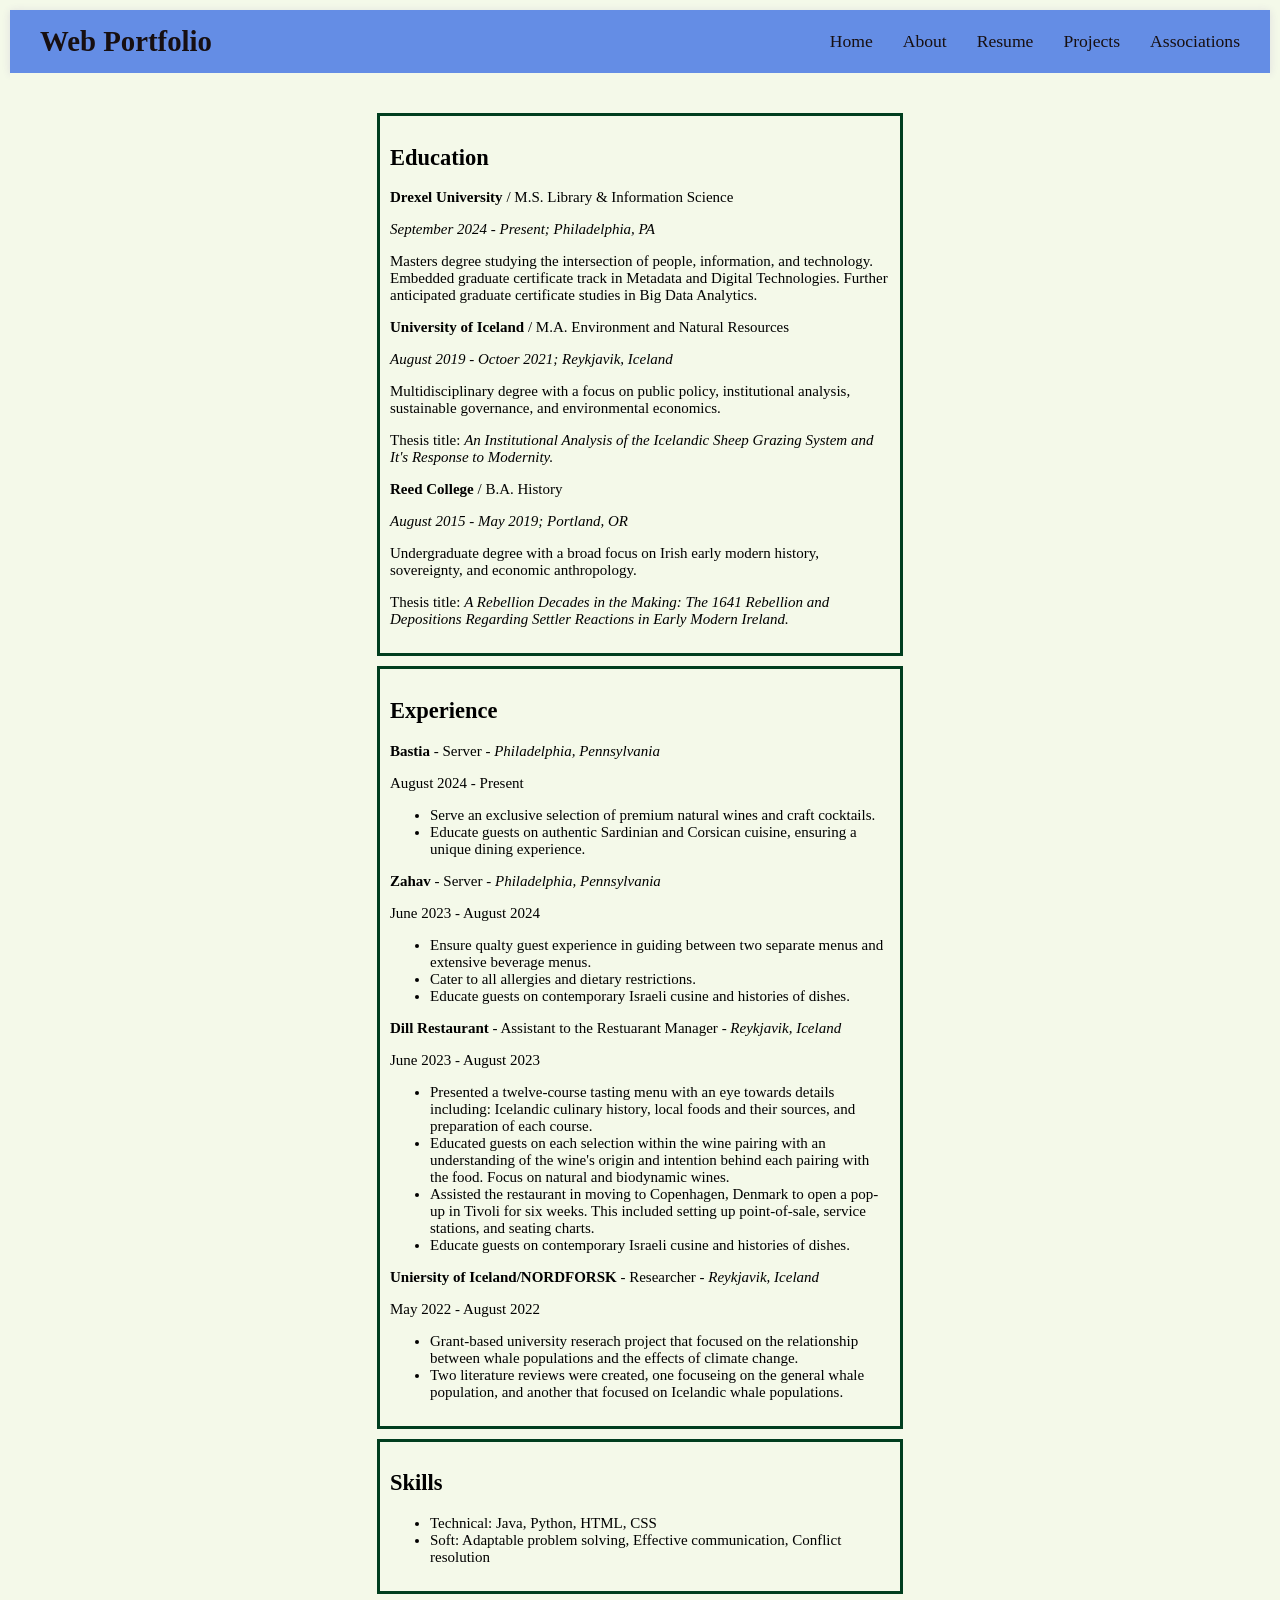
<file: resume.html>
<!DOCTYPE html>
<html lang="en">

<head>
    <meta charset="UTF-8">
    <title>Sonya Morud Portfolio</title>
    <link rel="stylesheet" href="styles.css">
</head>

<body>
    <header>
        <div class="nav-container">
            <h1 id="nav-title"><a href="#">Web Portfolio</a></h1>
            <nav>
                <ul class="nav-links">
                    <li><a href="index.html">Home</a></li>
                    <li><a href="about.html">About</a></li>
                    <li><a href="resume.html">Resume</a></li>
                    <li><a href="projects.html">Projects</a></li>
                    <li><a href="associations.html">Associations</a></li>
                </ul>
            </nav>
        </div>
    </header>
    <div class="flex-container">
        <div>
            <h2>Education</h2>
            <p><b>Drexel University</b> / M.S. Library & Information Science </p>
            <p><em>September 2024 - Present; Philadelphia, PA</em></p>
            <p>Masters degree studying the intersection of people, information, and technology. Embedded
                graduate certificate track in Metadata and Digital Technologies. Further 
                anticipated graduate certificate studies in Big Data Analytics.
            </p>
            <p><b>University of Iceland</b> / M.A. Environment and Natural Resources</p>
            <p><em>August 2019 - Octoer 2021; Reykjavik, Iceland</em></p>
            <p>Multidisciplinary degree with a focus on public policy, institutional analysis, 
                sustainable governance, and environmental economics.
            </p>
            <p>Thesis title: <em>An Institutional Analysis of the Icelandic Sheep Grazing System 
                and It's Response to Modernity.
            </em></p>
            <p><b>Reed College</b> / B.A. History</p>
            <p><em>August 2015 - May 2019; Portland, OR</em></p>
            <p>Undergraduate degree with a broad focus on Irish early modern history, sovereignty, 
                and economic anthropology.
            </p>
            <p>Thesis title: <em>A Rebellion Decades in the Making: The 1641 Rebellion and Depositions 
                Regarding Settler Reactions in Early Modern Ireland.
            </em></p>
        </div>
        <div>
            <h2>Experience </h2>
            <p><b>Bastia</b> -  Server <em> - Philadelphia, Pennsylvania</em></p>
            <p>August 2024 - Present</p>
            <p>
            <ul>
                <li>Serve an exclusive selection of premium natural wines and craft
                    cocktails.</li>
                <li>Educate guests on authentic Sardinian and Corsican cuisine, ensuring a
                    unique dining experience.</li>
            </ul>
            </p>
            <p><b>Zahav</b> - Server <em> - Philadelphia, Pennsylvania </em></p>
            <p>June 2023 - August 2024</p>
            <p>
            <ul>
                <li>Ensure qualty guest experience in guiding between two separate menus
                    and extensive beverage menus.</li>
                <li>Cater to all allergies and dietary restrictions.</li>
                <li>Educate guests on contemporary Israeli cusine and histories of dishes.</li>
            </ul>
            </p>
            <p><b>Dill Restaurant</b> - Assistant to the Restuarant Manager <em>- Reykjavik, Iceland</em></p>
            <p>June 2023 - August 2023</p> 
            <ul>
                <li>Presented a twelve-course tasting menu with an eye towards details including: 
                    Icelandic culinary history, local foods and their sources, and preparation of each course.</li>
                <li>Educated guests on each selection within the wine pairing with an understanding of the 
                    wine's origin and intention behind each pairing with the food. Focus on natural and 
                    biodynamic wines.
                </li>
                <li>Assisted the restaurant in moving to Copenhagen, Denmark to open a pop-up in Tivoli for six weeks. 
                    This included setting up point-of-sale, service stations, and seating charts.
                </li>
                <li>Educate guests on contemporary Israeli cusine and histories of dishes.</li>
            </ul>
            </p>
            <p><b>Uniersity of Iceland/NORDFORSK</b> - Researcher <em>- Reykjavik, Iceland </em></p>
            <p>May 2022 - August 2022</p>
            <ul>
                <li>Grant-based university reserach project that focused on the relationship between 
                    whale populations and the effects of climate change.</li>
                <li>Two literature reviews were created, one focuseing on the general whale population, 
                    and another that focused on Icelandic whale populations.
                </li>
            </ul>
            </p>
        </div>
        <div>
            <h2>Skills</h2>
            <ul>
                <li>Technical: Java, Python, HTML, CSS</li>
                <li>Soft: Adaptable problem solving, Effective communication, Conflict resolution</li>
            </ul>
        </div>
    </div>
</body>

</html>
</file>
<file: style.css>
/* ========== Base Reset & Fonts ========== */
* {
    box-sizing: border-box;
    margin: 0;
    padding: 0;
}

html,
body {
    font-family: Merriweather, serif;
    background-color: #4E7C59;
    color: #2E2E2E;
    line-height: 1.7;
}

h1,
h2,
h3,
h4,
h5,
h6 {
    font-family: Poppins, sans-serif;
    color: #2E2E2E;
    text-align: center;
}

/* ========== Shared Elements ========== */
img {
    display: block;
    margin: 1rem auto;
    max-width: 100%;
    height: auto;
    border-radius: 8px;
}

.container {
    max-width: 900px;
    margin: 2rem auto;
    padding: 1rem 2rem;
}

section {
    margin-bottom: 3rem;
    background-color: #FDF6EC;
    padding: 2rem;
    border-radius: 12px;
    box-shadow: 0 4px 12px rgba(0, 0, 0, 0.1);
}

p {
    margin-bottom: 20px;
    text-align: left; 
}

/* ========== Header ========== */
header {
    background-color: #2E2E2E;
    color: #FDF6EC;
    padding: 1rem 2rem;
    display: flex;
    justify-content: space-between;
    align-items: center;
}

.logo {
    display: flex;
    align-items: center;
    gap: 0.5rem;
    font-size: 1.5rem;
}

.logo img {
    height: 40px;
    width: auto;
}

.nav-links {
    display: flex;
    gap: 1rem;
}

.nav-links a {
    color: #FDF6EC;
    text-decoration: none;
    padding: 0.5rem 1rem;
}

.nav-links a:hover {
    background-color: #3f3f3f;
    border-radius: 4px;
}

/* ========== Dropdown Menu ========== */
.dropdown {
    position: relative;
}

.dropdown-menu {
    display: none;
    position: absolute;
    background-color: #6C7A89;
    border: 1px solid #2E2E2E;
    top: 100%;
    left: 0;
    flex-direction: column;
    min-width: 180px;
    z-index: 1000;
    box-shadow: 0 4px 8px rgba(0, 0, 0, 0.2);
}

.dropdown:hover .dropdown-menu {
    display: flex;
}

.dropdown-menu,
.dropdown-menu ul,
.dropdown-menu li {
    list-style: none;
    padding: 0;
    margin: 0;
}

.dropdown-menu a {
    display: block;
    padding: 0.5rem 1rem;
    text-decoration: none;
    color: #FDF6EC;
    font-size: 1rem;
    line-height: 1.5;
    white-space: nowrap;
}

.dropdown-menu a:hover {
    background-color: #2E2E2E;
}

.dropdown > a {
    display: block;
    padding: 0.5rem 1rem;
    color: #FDF6EC;
    text-decoration: none;
    line-height: 1.5;
    /* Add any other styles from .nav-links a */
}

/* ========== Mobile Styles ========== */
.menu-toggle {
    display: none;
    flex-direction: column;
    gap: 4px;
    cursor: pointer;
}

.menu-toggle span {
    width: 25px;
    height: 3px;
    background-color: #FDF6EC;
}

@media (max-width: 768px) {
    .nav-links {
        flex-direction: column;
        position: absolute;
        top: 70px;
        left: 0;
        width: 100%;
        background-color: #2E2E2E;
        max-height: 0;
        overflow: hidden;
        transition: max-height 0.4s ease-in-out;
    }

    .nav-links.active {
        max-height: 500px;
    }

    .menu-toggle {
        display: flex;
    }

    .dropdown:hover .dropdown-menu {
        display: none;
    }

    .dropdown.active .dropdown-menu {
        display: flex;
        flex-direction: column;
    }
}

/* ========== Homepage Section ========== */
.homepage-sections {
    display: flex;
    flex-direction: column;
    gap: 2rem;
    padding: 2rem;
}

.section-preview {
    background-color: #FDF6EC;
    padding: 2rem;
    border-radius: 12px;
    box-shadow: 0 4px 8px rgba(0, 0, 0, 0.1);
    text-align: center;
}

/* ========== Buttons ========== */
.button-link {
    background-color: #D4A017;
    color: #2E2E2E;
    padding: 0.75rem 1.5rem;
    text-decoration: none;
    border-radius: 6px;
    font-weight: bold;
    transition: background-color 0.3s ease;
    display: inline-block;
}

.button-link:hover {
    background-color: #3f3f3f;
    color: #FDF6EC;
}

/* ========== Palette Boxes ========== */
.palette {
    display: flex;
    gap: 1rem;
    margin: 1rem 0;
    justify-content: center;
    flex-wrap: wrap;
}

.color-box {
    width: 60px;
    height: 60px;
    border-radius: 6px;
    border: 1px solid #ccc;
    box-shadow: 0 2px 4px rgba(0, 0, 0, 0.05);
    transition: transform 0.2s ease;
}

.color-box:hover {
    transform: scale(1.05);
}

/* ========== Blog Page ========== */
.blog-container,
.contact-container {
    max-width: 900px;
    margin: 2rem auto;
    padding: 2rem;
    background-color: #FDF6EC;
    color: #2E2E2E;
    border-radius: 8px;
    box-shadow: 0 4px 12px rgba(0, 0, 0, 0.1);
}

.blog-post {
    margin-bottom: 2.5rem;
    border-bottom: 1px solid #ccc;
    padding-bottom: 1.5rem;
}

.blog-image {
    max-height: 400px;
    object-fit: cover;
    border-radius: 8px;
    margin: 1rem auto;
    display: block;
}

/* ========== Blog Lists ========== */
.blog-post ul,
.blog-post ol {
    margin: 1rem 0;
    padding-left: 1.5rem;
}

.blog-post ul {
    list-style: none;
}

.blog-post ul li {
    position: relative;
    padding-left: 1.25rem;
    margin-bottom: 0.75rem;
    color: #333;
}

.blog-post ul li::before {
    content: "•";
    position: absolute;
    left: 0;
    color: #2E2E2E;
    font-size: 1.2rem;
}

.blog-post ol {
    counter-reset: custom-counter;
    list-style: none;
    background-color: #f8f8f8;
    border-left: 4px solid #2E2E2E;
    padding: 1rem;
    border-radius: 6px;
}

.blog-post ol li {
    position: relative;
    padding-left: 2rem;
    counter-increment: custom-counter;
    margin-bottom: 0.75rem;
}

.blog-post ol li::before {
    content: counter(custom-counter) ".";
    position: absolute;
    left: 0;
    top: 0;
    color: #2E2E2E;
    font-weight: bold;
    font-size: 1.2rem;
}

/* ========== Contact Form ========== */
.contact-form {
    display: flex;
    flex-direction: column;
    gap: 1rem;
}

.contact-form label {
    font-weight: bold;
}

.contact-form input,
.contact-form textarea {
    padding: 0.75rem;
    border: 1px solid #D4A017;
    border-radius: 6px;
    font-size: 1rem;
}

.contact-form button {
    background-color: #2E2E2E;
    color: #FDF6EC;
    padding: 0.75rem 1rem;
    border: none;
    border-radius: 6px;
    font-size: 1rem;
    cursor: pointer;
    transition: background-color 0.3s ease;
}

.contact-form button:hover {
    background-color: #444;
}

.form-success {
    display: none;
    margin-top: 1rem;
    color: green;
    font-weight: bold;
}

/* ========== Footer ========== */
.site-footer {
    background-color: #2E2E2E;
    color: #FDF6EC;
    text-align: center;
    padding: 1.5rem 1rem;
    margin-top: 3rem;
    font-size: 0.9rem;
}

.site-footer a {
    color: #FDF6EC;
    text-decoration: none;
    margin: 0 0.5rem;
}

.site-footer a:hover {
    text-decoration: underline;
}

/* ========== Responsive Tweaks ========== */
@media (max-width: 600px) {

    .contact-container,
    .blog-container {
        padding: 1rem;
    }

    .blog-image {
        max-height: 250px;
    }

    .blog-post h2 {
        font-size: 1.25rem;
    }

    .contact-form input,
    .contact-form textarea {
        font-size: 1rem;
    }
}

a[href^="http"] {
    color: #D4A017; /* Replace with your desired color */
    text-decoration: underline; /* Optional: keeps underline for clarity */
}
</file>
<file: styles.css>
/* Global */
body {
    font-family: 'Fauna One', serif;
    background-color: #F4F9E9;
    margin: 10px;
    padding: 0px;
}
/* Link */
a.button-link {
    background-color: #003E1F;
    color: #F4F9E9;
    padding: 5px 20px;
    text-align: center;
    text-decoration: none;
    display: inline-block;
    transition: background-color 0.3s ease, color 0.3s ease;
}

a.button-link:hover,
a.button-link:active {
    background-color: #FFA59E;
    color: #170F11;
}
/* Header */
header {
    background-color: #648DE5;
    box-shadow: 0 1px 8px #ddd;
    padding: 15px 30px;
}

.nav-container {
    display: flex;
    justify-content: space-between;
    align-items: center;
    max-width: 1200px;
    margin: auto;
    flex-wrap: wrap;
}

/* Title */
#nav-title {
    font-family: Cinzel, serif;
    font-size: 1.8em;
    margin: 0; 
}

#nav-title a {
    text-decoration: none;
    color: #170F11;
}

/* Nav Links */
.nav-links {
    list-style: none;
    display: flex;
    gap: 30px;
    margin: 0;
    padding: 0;
}

.nav-links a {
    text-decoration: none;
    color: #170F11;
    font-family: 'Fauna One', serif;
    font-size: 1.1em;
    transition: color 0.3s ease;
    background-color: transparent;;
}

.nav-links a:hover {
    color: #F4F9E9;
    border-bottom: 2px solid #F4F9E9;
    padding-bottom: 2px;
}

/* Masonry Container */
.masonry-container {
    column-count: 2;
    column-gap: 20px;
    padding: 20px;
    background-color: #F4F9E9;
}

.masonry-item {
    background: #F4F9E9;
    border: 3px solid #003E1F;
    margin-bottom: 20px;
    padding: 15px;
    display: inline-block;
    width: 100%;
    box-sizing: border-box;
    break-inside: avoid;
}
.masonry-item img {
    max-width: 50%;
    max-height: 50%;
    height: auto;
    display: block;
    margin: 0 auto;
}
.masonry-item h2 {
    font-size: 1.5em;
    margin: 0;
}
.masonry-item p {
    font-size: 1em;
    margin: 10px 0;
}


/* Flexbox */
.flex-container {
    display: flex;
    flex-direction: column;
    flex-wrap: wrap;
    justify-content: space-between;
    align-items: center;
    gap: 10px;
    padding: 40px 50px;
    background-color: #F4F9E9;
}

.flex-container>div {
    background-color: #F4F9E9;
    text-align: left;
    padding: 10px;
    font-size: 15px;
    border: 3px solid #003E1F;
    width: 500px;
    margin: 0px;
}
</file>
